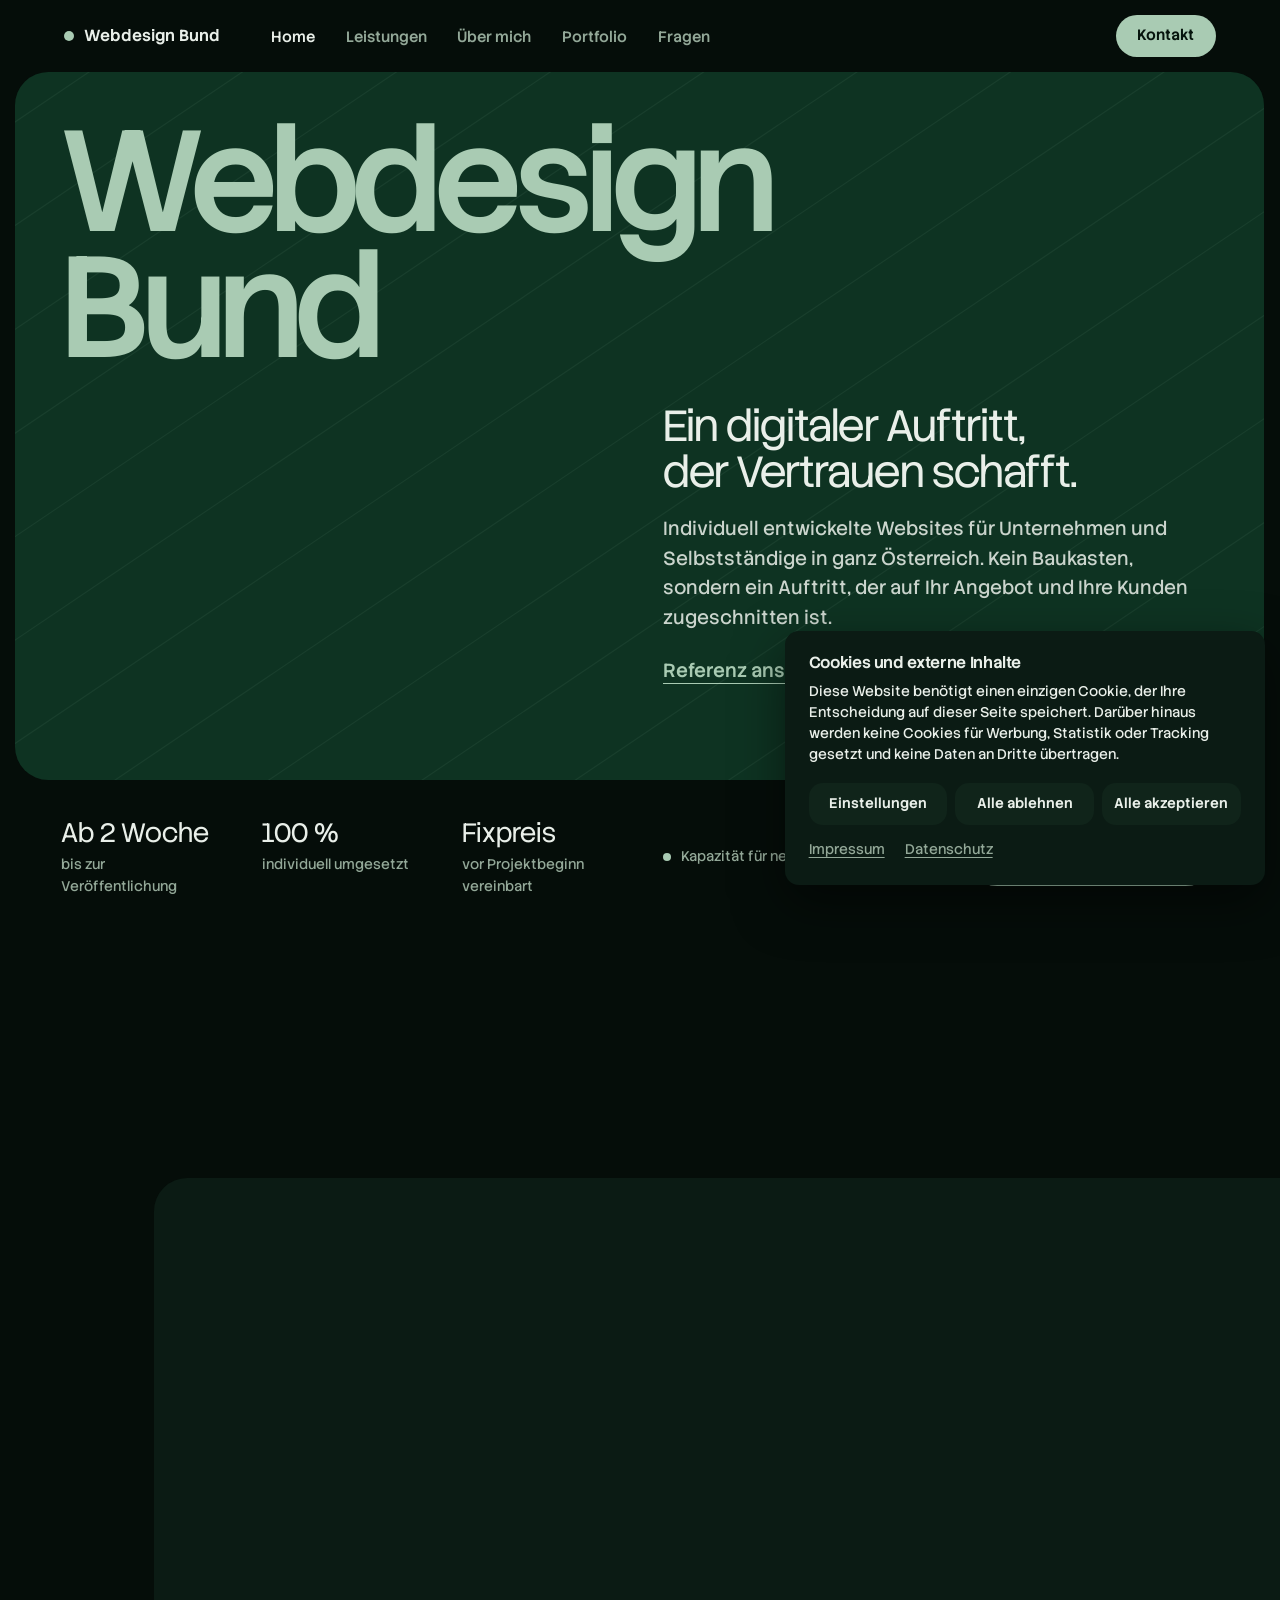
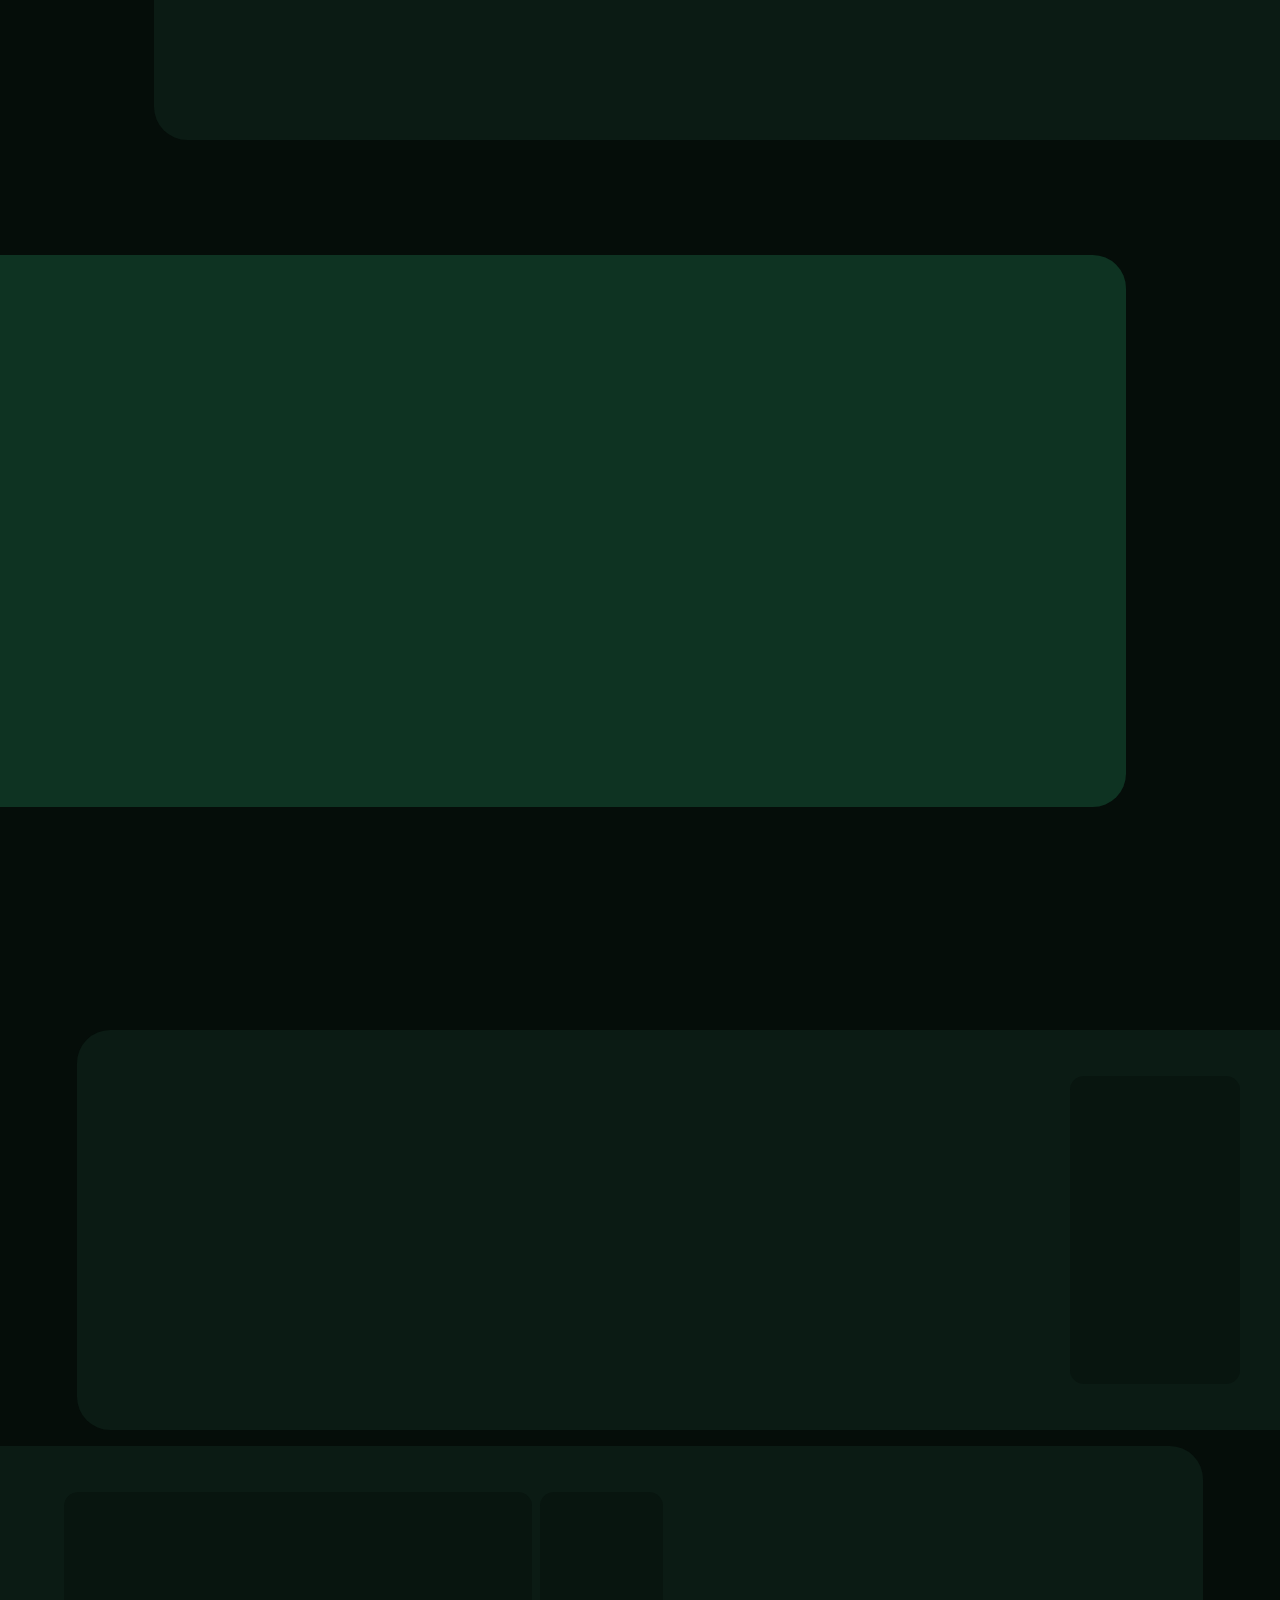
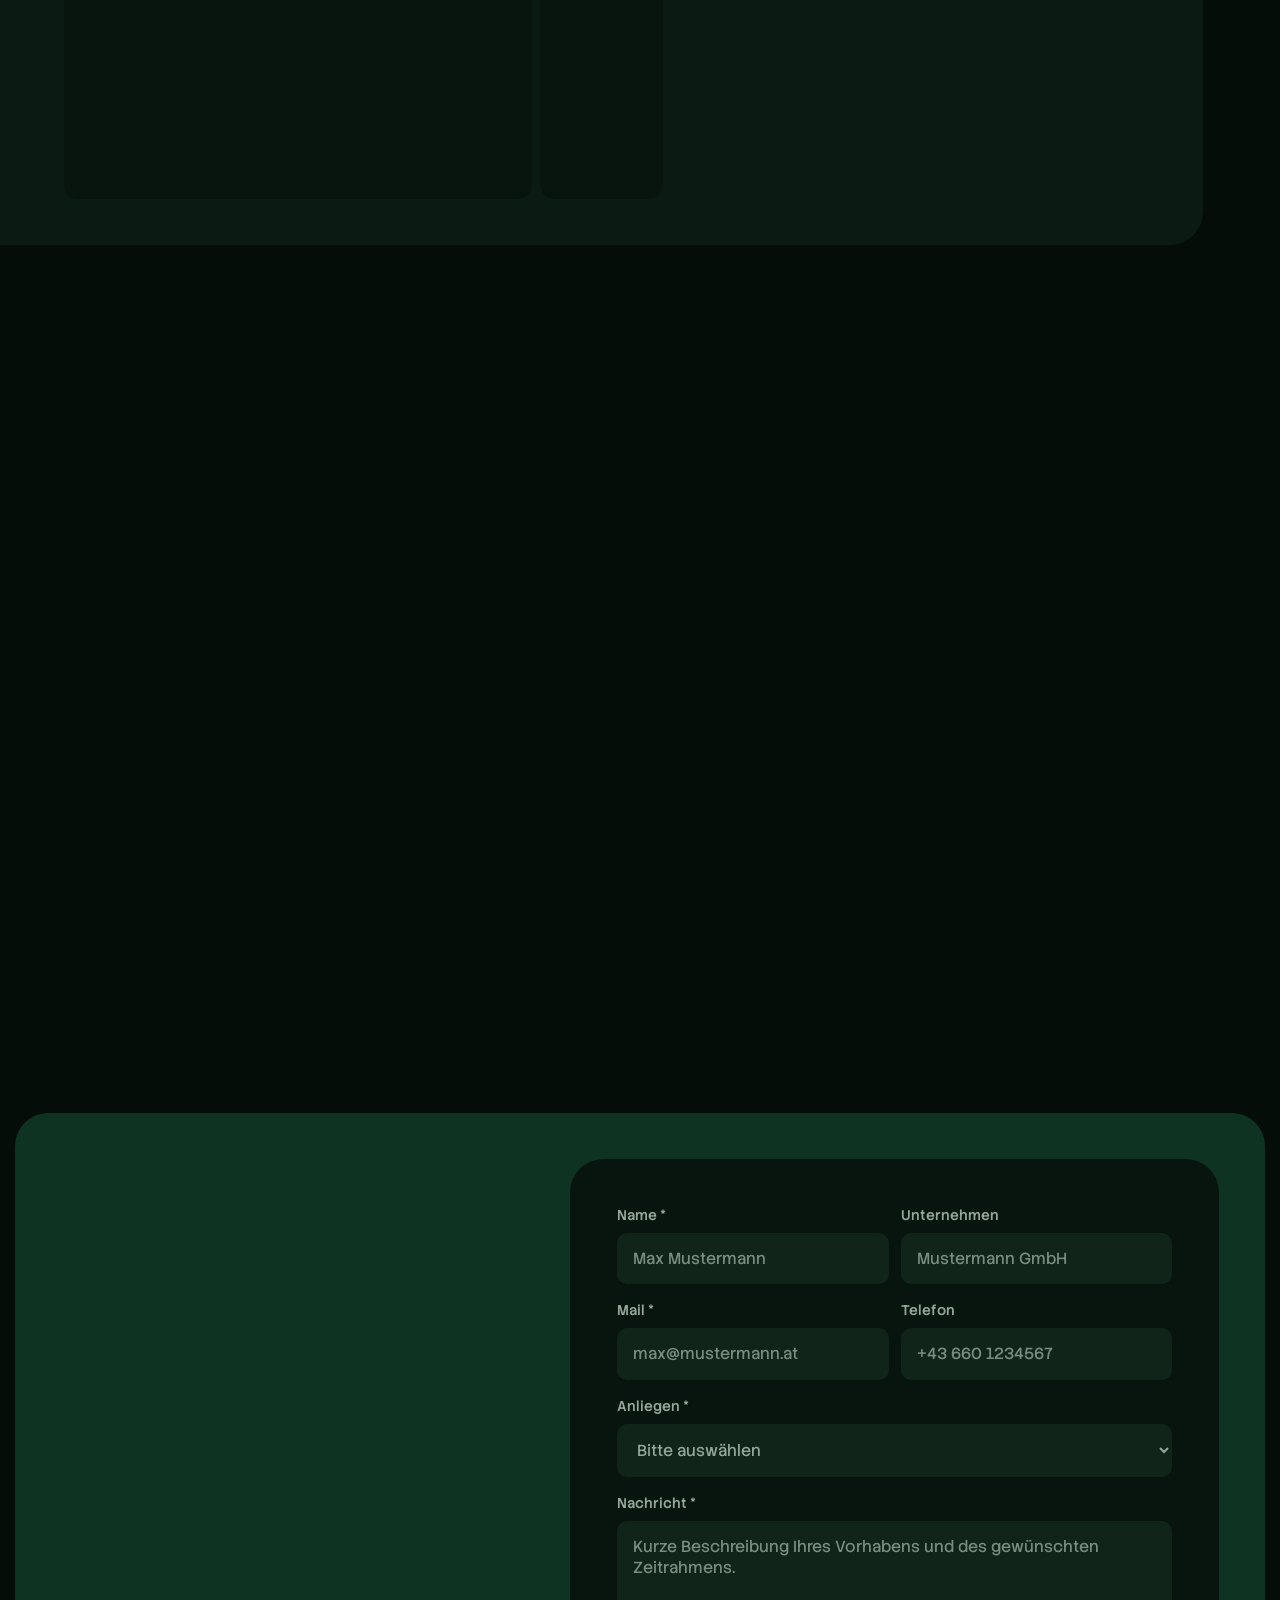
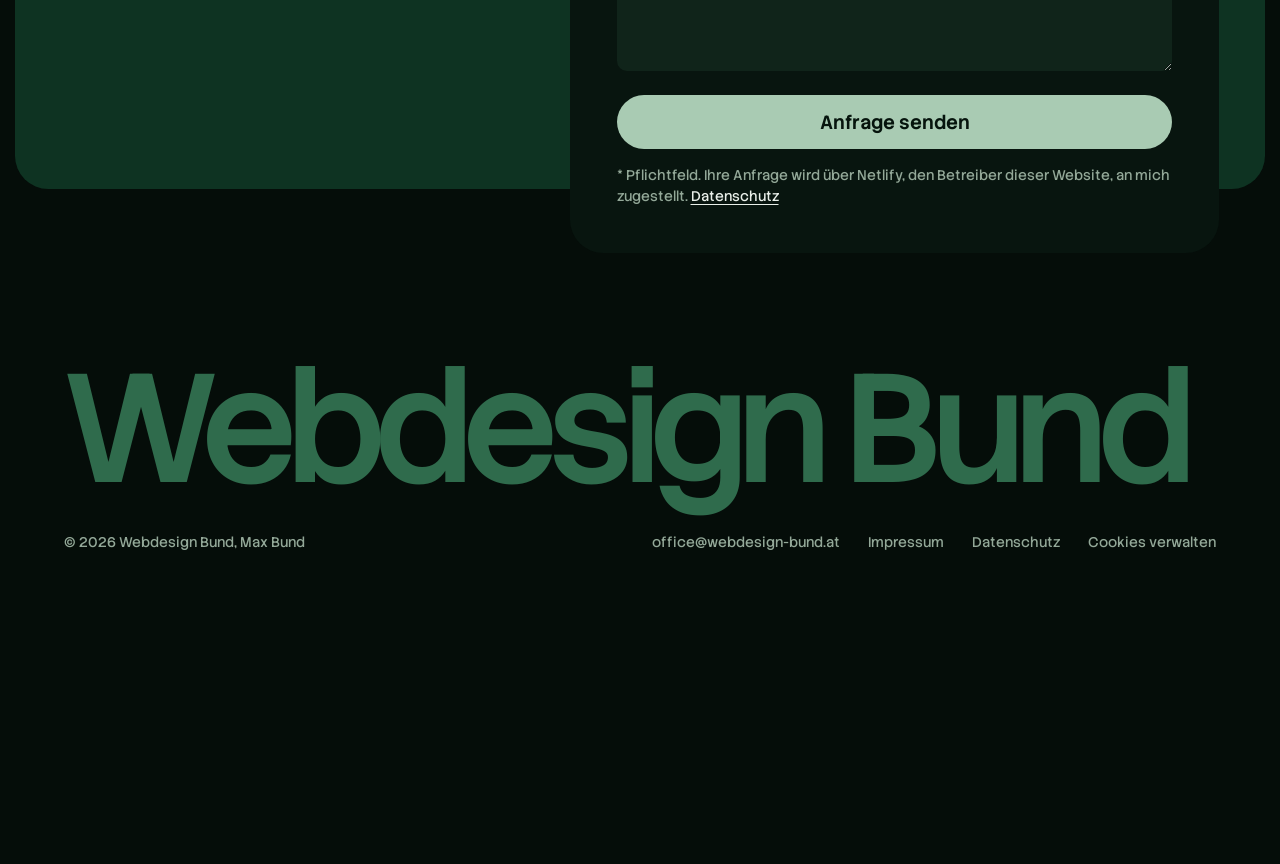
<file: index.html>
<!DOCTYPE html>
<html lang="de-AT">
<head>
  <meta charset="UTF-8">
  <meta name="viewport" content="width=device-width, initial-scale=1.0">

  <!-- Content Security Policy: die Seite darf ausschliesslich Dateien von sich
       selbst laden. Sollte jemals fremder Code ins HTML gelangen, kann er weder
       ein Skript von aussen nachladen noch Daten irgendwohin senden.
       Die Seite hat bewusst keine externen Abhaengigkeiten, deshalb ist 'self'
       ueberall ausreichend. -->
  <meta http-equiv="Content-Security-Policy" content="default-src 'none'; script-src 'self'; style-src 'self'; font-src 'self'; img-src 'self'; connect-src 'self'; base-uri 'none'; form-action 'self'">
  <meta name="referrer" content="strict-origin-when-cross-origin">

  <title>Webdesign Bund: Websites, WordPress und Onlineshops in Österreich</title>
  <meta name="description" content="Websites, WordPress und Onlineshops für Unternehmen und Selbstständige in ganz Österreich. Individuell entwickelt, Fixpreis vor Projektbeginn, Erstgespräch kostenlos.">
  <meta name="author" content="Max Bund">
  <meta name="robots" content="index, follow, max-image-preview:large">
  <link rel="canonical" href="https://webdesign-bund.at/">

  <!-- Vorschau beim Teilen (WhatsApp, Facebook, LinkedIn) und in
       Suchergebnissen. Das Bild liegt unter assets/img/og-bild.jpg. -->
  <meta property="og:type" content="website">
  <meta property="og:locale" content="de_AT">
  <meta property="og:site_name" content="Webdesign Bund">
  <meta property="og:url" content="https://webdesign-bund.at/">
  <meta property="og:title" content="Webdesign Bund: Websites, WordPress und Onlineshops in Österreich">
  <meta property="og:description" content="Individuell entwickelte Websites für Unternehmen und Selbstständige. Konzeption, Gestaltung und Umsetzung aus einer Hand.">
  <meta property="og:image" content="https://webdesign-bund.at/assets/img/og-bild.jpg">
  <meta property="og:image:width" content="1200">
  <meta property="og:image:height" content="630">
  <meta property="og:image:alt" content="Webdesign Bund: Ein digitaler Auftritt, der Vertrauen schafft.">
  <meta name="twitter:card" content="summary_large_image">
  <meta name="theme-color" content="#050D09">

  <link rel="icon" href="assets/img/favicon.svg" type="image/svg+xml">
  <link rel="icon" href="assets/img/favicon-32.png" sizes="32x32" type="image/png">
  <link rel="apple-touch-icon" href="assets/img/apple-touch-icon.png">

  <!-- Strukturierte Daten fuer Suchmaschinen und KI-Assistenten (schema.org,
       JSON-LD). Das ist ein reiner Datenblock, kein ausfuehrbares Skript,
       deshalb greift die Content Security Policy hier nicht. Die Mailadresse
       steht bewusst nicht drin, sie bleibt auf dieser Seite verschleiert.
       Aendern sich Leistungen, Telefon oder Adresse, hier mitaendern. -->
  <script type="application/ld+json">
  {
    "@context": "https://schema.org",
    "@graph": [
      {
        "@type": "ProfessionalService",
        "@id": "https://webdesign-bund.at/#unternehmen",
        "name": "Webdesign Bund",
        "url": "https://webdesign-bund.at/",
        "image": "https://webdesign-bund.at/assets/img/og-bild.jpg",
        "logo": "https://webdesign-bund.at/assets/img/apple-touch-icon.png",
        "description": "Webdesign Bund entwickelt individuelle Websites, WordPress Websites und Onlineshops für kleine Unternehmen und Selbstständige in ganz Österreich. Fixpreis vor Projektbeginn, kostenloses Erstgespräch, Konzeption, Gestaltung, Umsetzung und Betreuung aus einer Hand.",
        "telephone": "+43 664 3988466",
        "address": {
          "@type": "PostalAddress",
          "streetAddress": "Alfred-Coßmann-Weg 8a",
          "postalCode": "8530",
          "addressLocality": "Deutschlandsberg",
          "addressRegion": "Steiermark",
          "addressCountry": "AT"
        },
        "areaServed": {
          "@type": "Country",
          "name": "Österreich"
        },
        "knowsLanguage": "de",
        "founder": {
          "@id": "https://webdesign-bund.at/#max-bund"
        },
        "hasOfferCatalog": {
          "@type": "OfferCatalog",
          "name": "Leistungen",
          "itemListElement": [
            {
              "@type": "Offer",
              "itemOffered": {
                "@type": "Service",
                "name": "Webdesign",
                "description": "Ein vollständiger Webauftritt, von der Struktur über die Gestaltung bis zum Text. Individuell entwickelt, kein Baukasten.",
                "provider": {
                  "@id": "https://webdesign-bund.at/#unternehmen"
                },
                "areaServed": {
                  "@type": "Country",
                  "name": "Österreich"
                }
              }
            },
            {
              "@type": "Offer",
              "itemOffered": {
                "@type": "Service",
                "name": "Redesign",
                "description": "Überarbeitung bestehender Websites, die veraltet wirken oder am Smartphone nicht mehr funktionieren. Vorhandene Inhalte werden übernommen.",
                "provider": {
                  "@id": "https://webdesign-bund.at/#unternehmen"
                },
                "areaServed": {
                  "@type": "Country",
                  "name": "Österreich"
                }
              }
            },
            {
              "@type": "Offer",
              "itemOffered": {
                "@type": "Service",
                "name": "WordPress",
                "description": "Websites mit Verwaltungsbereich, über den Sie Inhalte selbst bearbeiten.",
                "provider": {
                  "@id": "https://webdesign-bund.at/#unternehmen"
                },
                "areaServed": {
                  "@type": "Country",
                  "name": "Österreich"
                }
              }
            },
            {
              "@type": "Offer",
              "itemOffered": {
                "@type": "Service",
                "name": "Onlineshops",
                "description": "Umsetzung von Onlineshops mit WordPress und WooCommerce: Produktdarstellung, Warenkorb und Bezahlvorgang.",
                "provider": {
                  "@id": "https://webdesign-bund.at/#unternehmen"
                },
                "areaServed": {
                  "@type": "Country",
                  "name": "Österreich"
                }
              }
            },
            {
              "@type": "Offer",
              "itemOffered": {
                "@type": "Service",
                "name": "Hosting und Domains",
                "description": "Veröffentlichung, Domain und Verschlüsselung sowie die Einrichtung von Mailkonten und Weiterleitungen.",
                "provider": {
                  "@id": "https://webdesign-bund.at/#unternehmen"
                },
                "areaServed": {
                  "@type": "Country",
                  "name": "Österreich"
                }
              }
            },
            {
              "@type": "Offer",
              "itemOffered": {
                "@type": "Service",
                "name": "Wartung und Betreuung",
                "description": "Aktualisierungen, Sicherheitsupdates und Erweiterungen nach der Veröffentlichung.",
                "provider": {
                  "@id": "https://webdesign-bund.at/#unternehmen"
                },
                "areaServed": {
                  "@type": "Country",
                  "name": "Österreich"
                }
              }
            }
          ]
        }
      },
      {
        "@type": "Person",
        "@id": "https://webdesign-bund.at/#max-bund",
        "name": "Max Bund",
        "jobTitle": "Webdesigner",
        "worksFor": {
          "@id": "https://webdesign-bund.at/#unternehmen"
        },
        "url": "https://webdesign-bund.at/#ueber-mich"
      },
      {
        "@type": "WebSite",
        "@id": "https://webdesign-bund.at/#website",
        "url": "https://webdesign-bund.at/",
        "name": "Webdesign Bund",
        "inLanguage": "de-AT",
        "publisher": {
          "@id": "https://webdesign-bund.at/#unternehmen"
        }
      },
      {
        "@type": "CreativeWork",
        "@id": "https://webdesign-bund.at/#referenz-bioenergetik",
        "name": "Bioenergetik mq5",
        "url": "https://bioenergetik-mq5.at",
        "description": "Vollständiges Redesign der Website einer Praxis für Humanenergetik.",
        "creator": {
          "@id": "https://webdesign-bund.at/#unternehmen"
        },
        "dateCreated": "2026"
      },
      {
        "@type": "CreativeWork",
        "@id": "https://webdesign-bund.at/#referenz-bekoela",
        "name": "bekoela Konfigurator",
        "url": "https://bekoela.com",
        "description": "Produktkonfigurator für Betten nach Maß: Auswahl in mehreren Schritten, Ansicht mit Maßen, Gesamtpreis aktualisiert sich mit jeder Auswahl.",
        "creator": {
          "@id": "https://webdesign-bund.at/#unternehmen"
        },
        "dateCreated": "2026"
      },
      {
        "@type": "FAQPage",
        "@id": "https://webdesign-bund.at/#fragen",
        "inLanguage": "de-AT",
        "mainEntity": [
          {
            "@type": "Question",
            "name": "Was kostet eine Website?",
            "acceptedAnswer": {
              "@type": "Answer",
              "text": "Der Preis richtet sich nach Umfang und Technik. Nach dem kostenlosen Erstgespräch erhalten Sie ein schriftliches Angebot mit Fixpreis. Die Umsetzung beginnt erst nach Ihrer Freigabe, nachträgliche Kosten entstehen nur für Leistungen, die Sie zusätzlich beauftragen."
            }
          },
          {
            "@type": "Question",
            "name": "Wie lange dauert es bis zur Veröffentlichung?",
            "acceptedAnswer": {
              "@type": "Answer",
              "text": "Eine schlanke Website ist ab zwei Wochen veröffentlicht. WordPress Websites und Onlineshops benötigen je nach Umfang länger. Der Zeitrahmen wird im Angebot festgehalten."
            }
          },
          {
            "@type": "Question",
            "name": "Brauche ich WordPress?",
            "acceptedAnswer": {
              "@type": "Answer",
              "text": "Nur, wenn Sie Inhalte regelmäßig selbst bearbeiten möchten, etwa für Neuigkeiten, einen Blog oder einen Onlineshop. Ändern sich Inhalte selten, ist eine statische Website die bessere Wahl: sehr schnelle Ladezeiten, kein Wartungsaufwand und keine laufenden Systemkosten."
            }
          },
          {
            "@type": "Question",
            "name": "Warum kein Baukasten wie Wix oder Jimdo?",
            "acceptedAnswer": {
              "@type": "Answer",
              "text": "Bei einem Baukasten ist Ihre Seite auf das begrenzt, was der Anbieter vorsieht, und die Daten liegen dauerhaft bei einem fremden System. Eine individuell entwickelte Website gehört Ihnen und lässt sich ohne diese Grenzen erweitern."
            }
          },
          {
            "@type": "Question",
            "name": "Übernehmen Sie auch Domain, Hosting und Mailkonten?",
            "acceptedAnswer": {
              "@type": "Answer",
              "text": "Ja. Veröffentlichung, Domain und Verschlüsselung übernehme ich, ebenso die Einrichtung von Mailkonten und Weiterleitungen."
            }
          },
          {
            "@type": "Question",
            "name": "Was passiert nach der Veröffentlichung?",
            "acceptedAnswer": {
              "@type": "Answer",
              "text": "Auf Wunsch betreue ich die Website weiter: Aktualisierungen, Sicherheitsupdates, Erweiterungen und technische Fragen. Bei einem Verwaltungsbereich erhalten Sie Zugänge und eine kurze Anleitung."
            }
          },
          {
            "@type": "Question",
            "name": "Arbeiten Sie nur mit Unternehmen aus der Region?",
            "acceptedAnswer": {
              "@type": "Answer",
              "text": "Nein. Ich arbeite für Unternehmen und Selbstständige aller Branchen in ganz Österreich. Die Abstimmung erfolgt per Telefon oder Mail."
            }
          }
        ]
      }
    ]
  }
  </script>


  <!-- Schriften lokal, keine Verbindung zu Google -->
  <link rel="preload" href="assets/fonts/stack-sans-headline-latin.woff2" as="font" type="font/woff2" crossorigin>
  <link rel="preload" href="assets/fonts/stack-sans-text-latin.woff2" as="font" type="font/woff2" crossorigin>
  <link rel="stylesheet" href="css/fonts.css">
  <link rel="stylesheet" href="css/style.css">
  <!-- Ohne JavaScript blieben die Einblend-Elemente unsichtbar.
       Diese Datei macht sie sofort sichtbar. -->
  <noscript><link rel="stylesheet" href="css/nojs.css"></noscript>
</head>
<body>

  <a class="skip-link" href="#hero">Zum Inhalt springen</a>

  <!-- ===== NAVIGATION =====
       Schlichte Leiste auf dem Grund: Logo, Links, Kontakt. Bleibt beim
       Scrollen oben. -->
  <header class="site-header" id="siteHeader">
    <div class="nav">
      <a class="logo" href="#hero">
        <span class="logo-dot" aria-hidden="true"></span>
        Webdesign Bund
      </a>

      <button class="nav-toggle" id="navToggle" aria-expanded="false" aria-controls="navList" aria-label="Menü öffnen">
        <span aria-hidden="true"></span>
      </button>

      <ul class="nav-list" id="navList">
        <li><a href="#hero">Home</a></li>
        <li><a href="#leistungen">Leistungen</a></li>
        <li><a href="#ueber-mich">Über mich</a></li>
        <li><a href="#portfolio">Portfolio</a></li>
        <li><a href="#fragen">Fragen</a></li>
        <li class="nav-cta-item"><a class="nav-cta" href="#kontakt">Kontakt</a></li>
      </ul>
    </div>
  </header>

  <main>
    <!-- ===== HERO =====
         Ein grosses Feld in Flaschengruen mit dem Namen und der Aussage,
         im Hintergrund ein dezentes Muster aus weiten, schraegen Linien
         (css/style.css, .hero-feld::before). Darunter auf dem Grund die drei Fakten; die Handlung
         in Salbeigruen greift von unten in das Feld hinein. Keine Bilder. -->
    <section class="hero" id="hero">
      <div class="hero-feld">

        <p class="name-gross" aria-hidden="true">Webdesign<br>Bund</p>

        <div class="hero-aussage">
          <h1>Ein digitaler Auftritt, der Vertrauen schafft.</h1>
          <p class="hero-sub">
            Individuell entwickelte Websites für Unternehmen und
            Selbstständige in ganz Österreich. Kein Baukasten, sondern ein Auftritt, der auf Ihr
            Angebot und Ihre Kunden zugeschnitten ist.
          </p>
          <a class="text-link" href="#portfolio">Referenz ansehen</a>
        </div>
      </div>

      <div class="hero-unten">
        <dl class="hero-fakten">
          <div>
            <dt>Ab 2 Woche</dt>
            <dd>bis zur Veröffentlichung</dd>
          </div>
          <div>
            <dt>100 %</dt>
            <dd>individuell umgesetzt</dd>
          </div>
          <div>
            <dt>Fixpreis</dt>
            <dd>vor Projektbeginn vereinbart</dd>
          </div>
        </dl>

        <p class="status">
          <span class="dot" aria-hidden="true"></span>
          Kapazität für neue Projekte
        </p>

        <a class="hero-aktion" href="#kontakt">
          <span>Erstgespräch vereinbaren</span>
          <svg class="pfeil" viewBox="0 0 24 24" fill="none" stroke="currentColor" stroke-width="1.8" stroke-linecap="round" stroke-linejoin="round" aria-hidden="true" focusable="false"><path d="M4 12h16M14 6l6 6-6 6"/></svg>
        </a>
      </div>
    </section>

    <!-- ===== LEISTUNGEN =====
         Die Ueberschrift frei auf dem Grund, die zweite Zeile nach rechts
         versetzt. Darunter ein dunkles Feld, das bis an den rechten Rand
         laeuft, mit den sechs Leistungen ohne eigene Kacheln. -->
    <section id="leistungen">
      <h2 class="leistungen-titel reveal">
        <span>Von der Konzeption bis</span>
        <span>zur Veröffentlichung</span>
      </h2>

      <div class="leistungen-feld">
        <article class="leistung reveal">
          <h3>Webdesign</h3>
          <p>
            Ein vollständiger Webauftritt, von der Struktur über die
            Gestaltung bis zum Text. Individuell entwickelt, kein Baukasten.
          </p>
        </article>

        <article class="leistung reveal">
          <h3>Redesign</h3>
          <p>
            Überarbeitung bestehender Websites, die veraltet wirken oder am
            Smartphone nicht mehr funktionieren. Vorhandene Inhalte werden
            übernommen.
          </p>
        </article>

        <article class="leistung reveal">
          <h3>WordPress</h3>
          <p>
            Websites mit Verwaltungsbereich, über den Sie Inhalte selbst
            bearbeiten. Für Blogs, regelmäßige Neuigkeiten oder mehrere
            Personen, die Inhalte pflegen.
          </p>
        </article>

        <article class="leistung reveal">
          <h3>Onlineshops</h3>
          <p>
            Umsetzung von Onlineshops mit WordPress und WooCommerce.
            Produktdarstellung, Warenkorb und Bezahlvorgang, auf Ihr
            Sortiment abgestimmt.
          </p>
        </article>

        <article class="leistung reveal">
          <h3>Hosting und Domains</h3>
          <p>
            Veröffentlichung, Domain und Verschlüsselung übernehme ich.
            Dazu die Einrichtung von Mailkonten und Weiterleitungen.
          </p>
        </article>

        <article class="leistung reveal">
          <h3>Wartung und Betreuung</h3>
          <p>
            Aktualisierungen, Sicherheitsupdates und Erweiterungen nach der
            Veröffentlichung. Technische Fragen werden laufend betreut.
          </p>
        </article>
      </div>
    </section>

    <!-- ===== ÜBER MICH =====
         Ein Feld in Flaschengruen, das vom linken Rand kommt. Name links,
         die vier Absaetze rechts. Alle Absaetze gleich in Farbe und Groesse. -->
    <section id="ueber-mich">
      <div class="about-feld">
        <h2 class="reveal">Max Bund</h2>
        <div class="about-text">
          <p class="reveal">
            Unternehmerisch bin ich, seit ich in der Schulzeit mein erstes
            Unternehmen im Rahmen eines Schulprojekts als CEO geführt habe.
            Wir haben es profitabel betrieben, nicht als Planspiel, sondern
            mit echten Kunden und echten Margen. Der technische Teil begleitet
            mich noch länger. Erste Berührung mit dem Programmieren hatte ich
            in der Mittelschule, darauf aufgebaut habe ich eigenständig und
            bringe mir seither laufend neue Techniken bei.
          </p>
          <p class="reveal">
            Weil ich selbst Unternehmen aufgebaut habe, weiß ich, wie viel an
            einer guten Website hängt. Deshalb baue ich sie jetzt für andere.
          </p>
          <p class="reveal">
            Neue Werkzeuge nehme ich in Betrieb, sobald sie einen Vorteil
            bringen. Künstliche Intelligenz setze ich beim Aufbau gezielt ein,
            das senkt Entwicklungszeit und damit den Preis. Gestaltung,
            Struktur und alle inhaltlichen Entscheidungen treffe ich selbst.
          </p>
          <p class="reveal">
            Vom ersten Gespräch bis zum Launch bin ich selbst verantwortlich,
            kein Projekt wird durchgereicht.
          </p>
        </div>
      </div>
    </section>

    <!-- ===== PORTFOLIO =====
         Je Arbeit ein dunkles Feld, abwechselnd an den rechten und den
         linken Rand gelehnt. Darin Name und Beschreibung und je zwei
         Bildschirmfotos: Desktop und Smartphone. -->
    <section id="portfolio">
      <h2 class="portfolio-titel reveal">Ausgewählte Arbeiten</h2>

      <article class="projekt">
        <div class="projekt-info reveal">
          <p class="project-meta">
            <span>Redesign</span>
            <span>Humanenergetik</span>
            <span>Launch 2026</span>
          </p>
          <h3>Bioenergetik mq5</h3>
          <p>
            Vollständiges Redesign für eine Praxis für Humanenergetik,
            verantwortet von der Konzeption über Struktur und Text bis zur
            Veröffentlichung. Zurückhaltende Farbgebung, eine klar geführte
            Strecke zur Terminanfrage und eine Darstellung, die auf dem
            Smartphone ebenso trägt wie am Desktop.
          </p>
          <!-- EINZIGE STELLE FUER DIE ADRESSE DER KUNDENSEITE. -->
          <a class="text-link" id="projektLink"
             href="https://bioenergetik-mq5.at"
             target="_blank" rel="noopener">
            Projekt ansehen &rarr;
          </a>
        </div>

        <div class="streifen-bilder" tabindex="0" aria-label="Bioenergetik mq5, Bildschirmfotos">
          <figure class="streifen-bild verschluss" id="portfolioRahmen">
            <img id="projektBild" src="assets/img/bioenergetikmq5.jpg"
                 alt="Startseite von Bioenergetik mq5, Bildschirmfoto der veröffentlichten Seite"
                 width="1600" height="1090" loading="lazy" decoding="async">
            <div class="embed-platzhalter" id="embedPlatzhalter" hidden>
              <span>Bioenergetik mq5</span>
              <small>
                Praxis für Humanenergetik. Das Bildschirmfoto fehlt noch,
                die Seite selbst erreichen Sie über den Link daneben.
              </small>
            </div>
          </figure>
          <figure class="streifen-bild">
            <img src="assets/img/bioenergetikmq5-mobil.jpg"
                 alt="Startseite von Bioenergetik mq5 auf dem Smartphone"
                 width="900" height="1684" loading="lazy" decoding="async">
          </figure>
        </div>
      </article>

      <article class="projekt projekt-links">
        <div class="projekt-info reveal">
          <p class="project-meta">
            <span>Konfigurator</span>
            <span>Möbel</span>
            <span>2026</span>
          </p>
          <h3>bekoela Konfigurator</h3>
          <p>
            Produktkonfigurator für Betten nach Maß. Modell, Bett, Material,
            Größe und Matratze werden Schritt für Schritt gewählt, die
            Ansicht zeigt das Bett mit seinen Maßen, und der Gesamtpreis
            aktualisiert sich mit jeder Auswahl.
          </p>
          <a class="text-link"
             href="https://bekoela.com"
             target="_blank" rel="noopener">
            Projekt ansehen &rarr;
          </a>
        </div>

        <div class="streifen-bilder" tabindex="0" aria-label="bekoela Konfigurator, Bildschirmfotos">
          <figure class="streifen-bild">
            <img src="assets/img/bekoela-konfigurator.jpg"
                 alt="Konfigurator von bekoela: Bett Aurelia in 180 mal 200 Zentimetern mit Maßangaben, daneben die Modellauswahl und der Gesamtpreis"
                 width="1600" height="1034" loading="lazy" decoding="async">
          </figure>
          <figure class="streifen-bild">
            <img src="assets/img/bekoela-konfigurator-mobil.jpg"
                 alt="bekoela Konfigurator auf dem Smartphone: Bett Elara in Nussbaum, Auswahl von Holzdekor und Innenleben, Gesamtpreis"
                 width="900" height="1690" loading="lazy" decoding="async">
          </figure>
        </div>
      </article>
    </section>

    <!-- ===== FRAGEN =====
         Die Ueberschrift links, die Fragen rechts als offene Liste ohne
         Kacheln. Eine geoeffnete Frage bekommt eine weiche Flaeche.
         details/summary, oeffnet und schliesst ohne JavaScript;
         name="fragen" haelt immer nur eine offen. Derselbe Inhalt steht als
         FAQPage in den strukturierten Daten im Kopf, beides gemeinsam
         aendern. -->
    <section id="fragen">
      <div class="fragen">
        <h2 class="fragen-titel reveal">Häufige Fragen</h2>

        <div class="faq">
          <details class="faq-eintrag reveal" name="fragen">
            <summary>Was kostet eine Website?</summary>
            <p>Der Preis richtet sich nach Umfang und Technik. Nach dem kostenlosen Erstgespräch erhalten Sie ein schriftliches Angebot mit Fixpreis. Die Umsetzung beginnt erst nach Ihrer Freigabe, nachträgliche Kosten entstehen nur für Leistungen, die Sie zusätzlich beauftragen.</p>
          </details>
          <details class="faq-eintrag reveal" name="fragen">
            <summary>Wie lange dauert es bis zur Veröffentlichung?</summary>
            <p>Eine schlanke Website ist ab zwei Wochen veröffentlicht. WordPress Websites und Onlineshops benötigen je nach Umfang länger. Der Zeitrahmen wird im Angebot festgehalten.</p>
          </details>
          <details class="faq-eintrag reveal" name="fragen">
            <summary>Brauche ich WordPress?</summary>
            <p>Nur, wenn Sie Inhalte regelmäßig selbst bearbeiten möchten, etwa für Neuigkeiten, einen Blog oder einen Onlineshop. Ändern sich Inhalte selten, ist eine statische Website die bessere Wahl: sehr schnelle Ladezeiten, kein Wartungsaufwand und keine laufenden Systemkosten.</p>
          </details>
          <details class="faq-eintrag reveal" name="fragen">
            <summary>Warum kein Baukasten wie Wix oder Jimdo?</summary>
            <p>Bei einem Baukasten ist Ihre Seite auf das begrenzt, was der Anbieter vorsieht, und die Daten liegen dauerhaft bei einem fremden System. Eine individuell entwickelte Website gehört Ihnen und lässt sich ohne diese Grenzen erweitern.</p>
          </details>
          <details class="faq-eintrag reveal" name="fragen">
            <summary>Übernehmen Sie auch Domain, Hosting und Mailkonten?</summary>
            <p>Ja. Veröffentlichung, Domain und Verschlüsselung übernehme ich, ebenso die Einrichtung von Mailkonten und Weiterleitungen.</p>
          </details>
          <details class="faq-eintrag reveal" name="fragen">
            <summary>Was passiert nach der Veröffentlichung?</summary>
            <p>Auf Wunsch betreue ich die Website weiter: Aktualisierungen, Sicherheitsupdates, Erweiterungen und technische Fragen. Bei einem Verwaltungsbereich erhalten Sie Zugänge und eine kurze Anleitung.</p>
          </details>
          <details class="faq-eintrag reveal" name="fragen">
            <summary>Arbeiten Sie nur mit Unternehmen aus der Region?</summary>
            <p>Nein. Ich arbeite für Unternehmen und Selbstständige aller Branchen in ganz Österreich. Die Abstimmung erfolgt per Telefon oder Mail.</p>
          </details>
        </div>
      </div>
    </section>

    <!-- ===== KONTAKT =====
         Ein grosses Feld in Flaschengruen. Links Ueberschrift, Text und die
         zwei direkten Wege, rechts das Formular auf einer dunkleren Flaeche,
         die ueber den Rand des Feldes hinausragt. -->
    <section id="kontakt">
      <div class="kontakt-feld">
        <div class="contact-intro">
          <h2 class="reveal">Sprechen wir über Ihr Vorhaben</h2>
          <p class="reveal">
            Das Erstgespräch ist kostenlos und unverbindlich. Schildern Sie
            kurz Ihr Vorhaben, ich antworte in der Regel innerhalb eines
            Werktags.
          </p>

          <!-- Die Adresse steht absichtlich nicht komplett im HTML.
               js/script.js setzt sie beim Laden zusammen, damit einfache
               Spam-Sammler sie nicht auslesen koennen. Ohne JavaScript
               bleibt die lesbare Schreibweise mit (at) stehen. -->
          <div class="kontakt-wege reveal">
            <a href="#kontakt" data-mail="office" data-domain="webdesign-bund.at">
              <span class="mail-text">office (at) webdesign-bund.at</span>
            </a>
            <a href="tel:+436643988466">+43 664 3988466</a>
          </div>
        </div>

        <div class="kontakt-formular">
          <!-- Netlify Forms. Netlify erkennt das Formular beim Veroeffentlichen
               am Attribut data-netlify und nimmt die Eingaben entgegen, ohne
               dass die Seite einen eigenen Server braucht. Das versteckte
               Feld form-name muss den Namen des Formulars tragen, sonst
               ordnet Netlify die Sendung nicht zu.
               action und method stehen bewusst im HTML: ohne JavaScript wird
               ganz normal abgeschickt und der Besucher landet auf danke.html.
               Mit JavaScript bleibt er hier und bekommt die Rueckmeldung an
               Ort und Stelle (js/script.js, Abschnitt 6). -->
          <form id="contactForm" name="kontakt" action="/danke.html" method="POST"
                data-netlify="true" netlify-honeypot="botcheck" novalidate>
            <input type="hidden" name="form-name" value="kontakt">
            <input type="hidden" name="subject" id="mailBetreff" value="Anfrage über webdesign-bund.at">
            <div class="form-row">
              <label for="name">Name *</label>
              <input type="text" id="name" name="name" required autocomplete="name" placeholder="Max Mustermann">
            </div>

            <div class="form-row">
              <label for="betrieb">Unternehmen</label>
              <input type="text" id="betrieb" name="betrieb" autocomplete="organization" placeholder="Mustermann GmbH">
            </div>

            <div class="form-row">
              <label for="email">Mail *</label>
              <input type="email" id="email" name="email" required autocomplete="email" placeholder="max@mustermann.at">
            </div>

            <div class="form-row">
              <label for="telefon">Telefon</label>
              <input type="tel" id="telefon" name="telefon" autocomplete="tel" placeholder="+43 660 1234567">
            </div>

            <div class="form-row">
              <label for="anliegen">Anliegen *</label>
              <select id="anliegen" name="anliegen" required>
                <option value="" disabled selected>Bitte auswählen</option>
                <option>Neue Website</option>
                <option>Redesign einer bestehenden Website</option>
                <option>Laufende Betreuung</option>
                <option>Sonstiges</option>
              </select>
            </div>

            <div class="form-row">
              <label for="nachricht">Nachricht *</label>
              <textarea id="nachricht" name="nachricht" required placeholder="Kurze Beschreibung Ihres Vorhabens und des gewünschten Zeitrahmens."></textarea>
            </div>

            <!-- Bot-Falle. Ueber netlify-honeypot="botcheck" am Formular
                 verwirft Netlify jede Sendung, in der dieses Feld gesetzt
                 ist. js/script.js prueft zusaetzlich selbst. -->
            <div class="hp" aria-hidden="true">
              <label for="botcheck">Dieses Feld leer lassen</label>
              <input type="checkbox" id="botcheck" name="botcheck" tabindex="-1" autocomplete="off">
            </div>

            <button type="submit" class="btn btn-primary">Anfrage senden</button>

            <p class="form-note" id="formNote">
              * Pflichtfeld. Ihre Anfrage wird über Netlify, den Betreiber
              dieser Website, an mich zugestellt.
              <a href="datenschutz.html">Datenschutz</a>
            </p>
          </form>
        </div>
      </div>
    </section>
  </main>

  <!-- ===== FOOTER =====
       Der Name kehrt ueber die ganze Breite zurueck, darunter eine Zeile
       mit den Rechtslinks. -->
  <footer class="site-footer">
    <p class="footer-name" aria-hidden="true">Webdesign Bund</p>
    <div class="footer-zeile">
      <p class="footer-copy">&copy; <span id="jahr">2026</span> Webdesign Bund, Max Bund</p>
      <nav class="footer-links" aria-label="Rechtliches">
        <a href="#kontakt" data-mail="office" data-domain="webdesign-bund.at"><span class="mail-text">office (at) webdesign-bund.at</span></a>
        <a href="impressum.html">Impressum</a>
        <a href="datenschutz.html">Datenschutz</a>
        <button type="button" class="footer-btn" id="ccOeffnen">Cookies verwalten</button>
      </nav>
    </div>
  </footer>

  <!-- ===== ZUSTIMMUNGSMANAGER =====
       Zwei Ansichten in einem Feld unten rechts: die kurze Abfrage und die
       ausfuehrlichen Einstellungen. Das Feld sperrt die Seite nicht, sie
       bleibt lesbar, bis entschieden ist. Steuerung in js/script.js, Abschnitt 8.
       Die Kategorien sind dort als Datenstruktur hinterlegt und lassen sich
       fuer Kundenprojekte erweitern. -->
  <div class="cc-overlay" id="ccOverlay" hidden>
    <div class="cc-dialog" role="dialog" aria-modal="false"
         aria-labelledby="ccTitel" id="ccDialog">

      <h2 class="cc-titel" id="ccTitel">Cookies und externe Inhalte</h2>

      <!-- Ansicht 1: kurze Abfrage -->
      <div class="cc-view" id="ccKurz">
        <p class="cc-text">
          Diese Website benötigt einen einzigen Cookie, der Ihre Entscheidung
          auf dieser Seite speichert. Darüber hinaus werden keine Cookies für
          Werbung, Statistik oder Tracking gesetzt und keine Daten an Dritte
          übertragen.
        </p>
        <div class="cc-actions">
          <button type="button" class="cc-btn" id="ccEinstellungen">Einstellungen</button>
          <button type="button" class="cc-btn" id="ccAblehnen">Alle ablehnen</button>
          <button type="button" class="cc-btn" id="ccAnnehmen">Alle akzeptieren</button>
        </div>
      </div>

      <!-- Ansicht 2: Einstellungen, per JavaScript gefüllt -->
      <div class="cc-view" id="ccDetail" hidden>
        <div class="cc-kategorien" id="ccKategorien"></div>

        <div class="cc-actions">
          <button type="button" class="cc-btn" id="ccZurueck">Zurück</button>
          <button type="button" class="cc-btn" id="ccSpeichern">Auswahl speichern</button>
          <button type="button" class="cc-btn" id="ccAnnehmen2">Alle akzeptieren</button>
        </div>
      </div>

      <p class="cc-links">
        <a href="impressum.html">Impressum</a>
        <a href="datenschutz.html">Datenschutz</a>
      </p>
    </div>
  </div>

  <script src="js/script.js"></script>
</body>
</html>
</file>
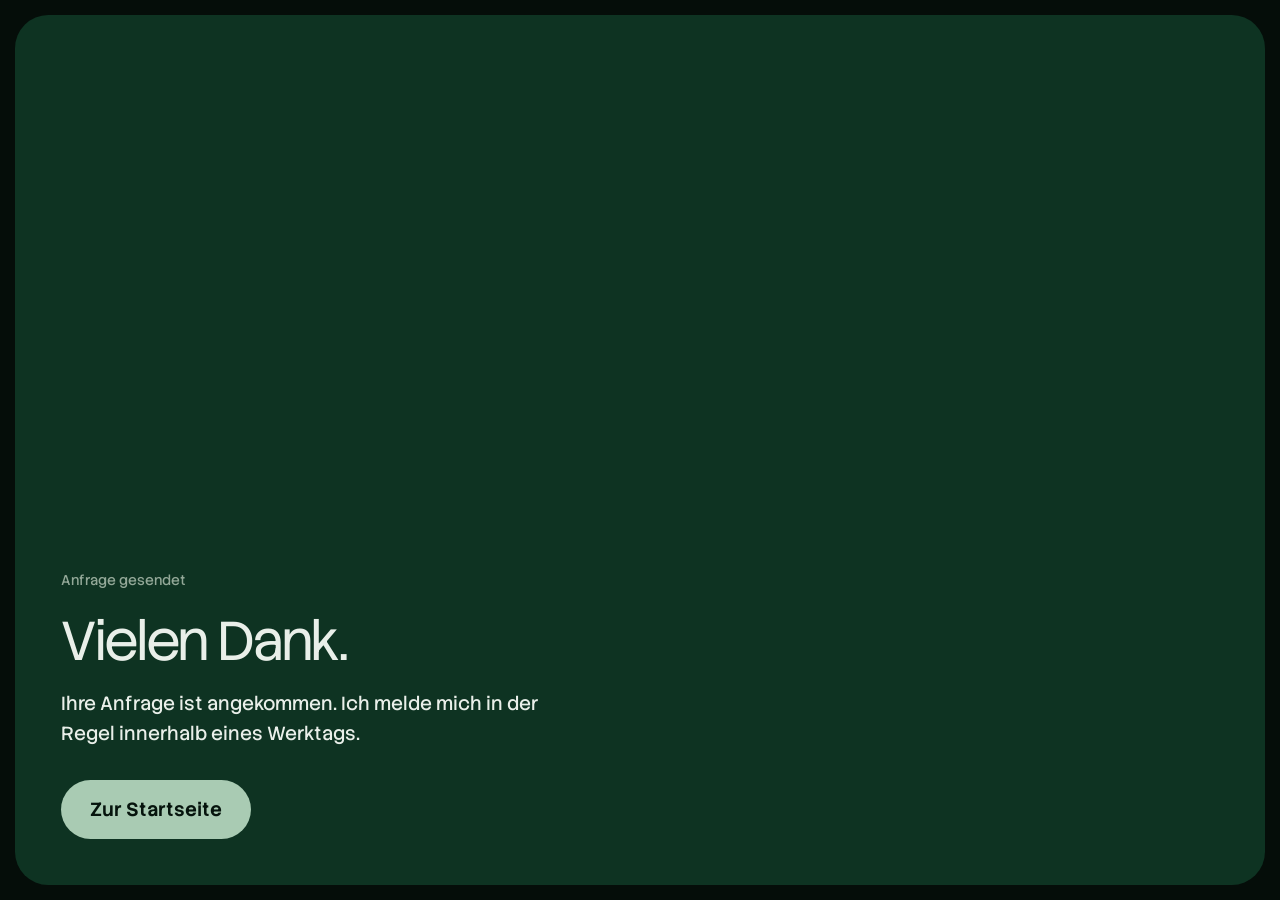
<file: danke.html>
<!DOCTYPE html>
<html lang="de">
<head>
  <meta charset="UTF-8">
  <meta name="viewport" content="width=device-width, initial-scale=1.0">

  <!-- Content Security Policy: die Seite darf ausschliesslich Dateien von sich
       selbst laden. Sollte jemals fremder Code ins HTML gelangen, kann er weder
       ein Skript von aussen nachladen noch Daten irgendwohin senden.
       Die Seite hat bewusst keine externen Abhaengigkeiten, deshalb ist 'self'
       ueberall ausreichend. -->
  <meta http-equiv="Content-Security-Policy" content="default-src 'none'; script-src 'self'; style-src 'self'; font-src 'self'; img-src 'self'; base-uri 'none'; form-action 'none'">
  <meta name="referrer" content="strict-origin-when-cross-origin">
  <title>Anfrage gesendet: Webdesign Bund</title>
  <meta name="robots" content="noindex">
  <meta name="theme-color" content="#050D09">
  <link rel="icon" href="assets/img/favicon.svg" type="image/svg+xml">
  <link rel="icon" href="assets/img/favicon-32.png" sizes="32x32" type="image/png">
  <link rel="apple-touch-icon" href="assets/img/apple-touch-icon.png">
  <!-- Schriften lokal, keine Verbindung zu Google -->
  <link rel="preload" href="assets/fonts/stack-sans-headline-latin.woff2" as="font" type="font/woff2" crossorigin>
  <link rel="preload" href="assets/fonts/stack-sans-text-latin.woff2" as="font" type="font/woff2" crossorigin>
  <link rel="stylesheet" href="css/fonts.css">
  <link rel="stylesheet" href="css/style.css">
  <!-- Ohne JavaScript blieben die Einblend-Elemente unsichtbar.
       Diese Datei macht sie sofort sichtbar. -->
  <noscript><link rel="stylesheet" href="css/nojs.css"></noscript>
</head>
<body>
  <!-- Bestaetigungsseite fuer Besucher ohne JavaScript. Mit JavaScript
       erscheint die Rueckmeldung direkt im Formular. -->
  <section class="page-404 theme-dark">
    <div class="container">
      <p class="seite-kennung">Anfrage gesendet</p>
      <h1>Vielen Dank.</h1>
      <p class="hero-sub">
        Ihre Anfrage ist angekommen. Ich melde mich in der Regel innerhalb
        eines Werktags.
      </p>
      <div class="hero-actions">
        <a class="btn btn-primary" href="/">Zur Startseite</a>
      </div>
    </div>
  </section>
  <script src="js/script.js"></script>
</body>
</html>
</file>
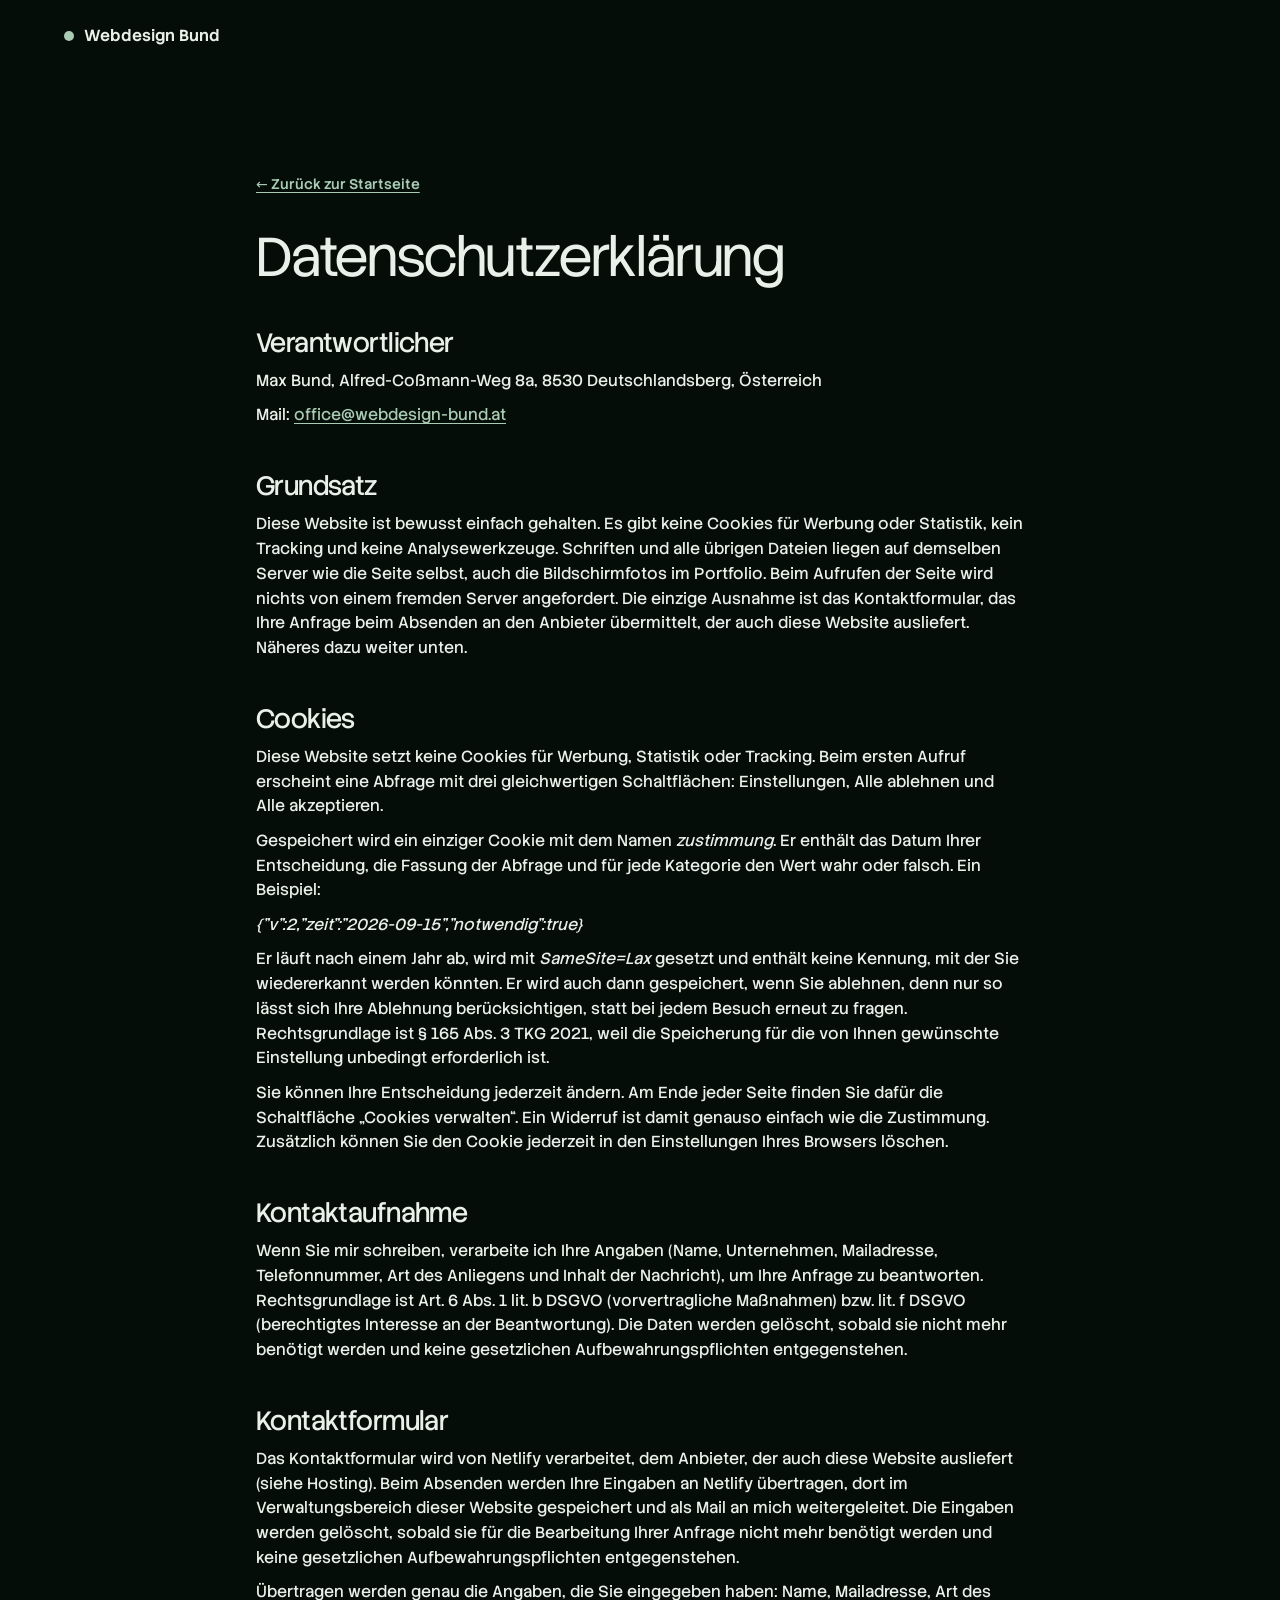
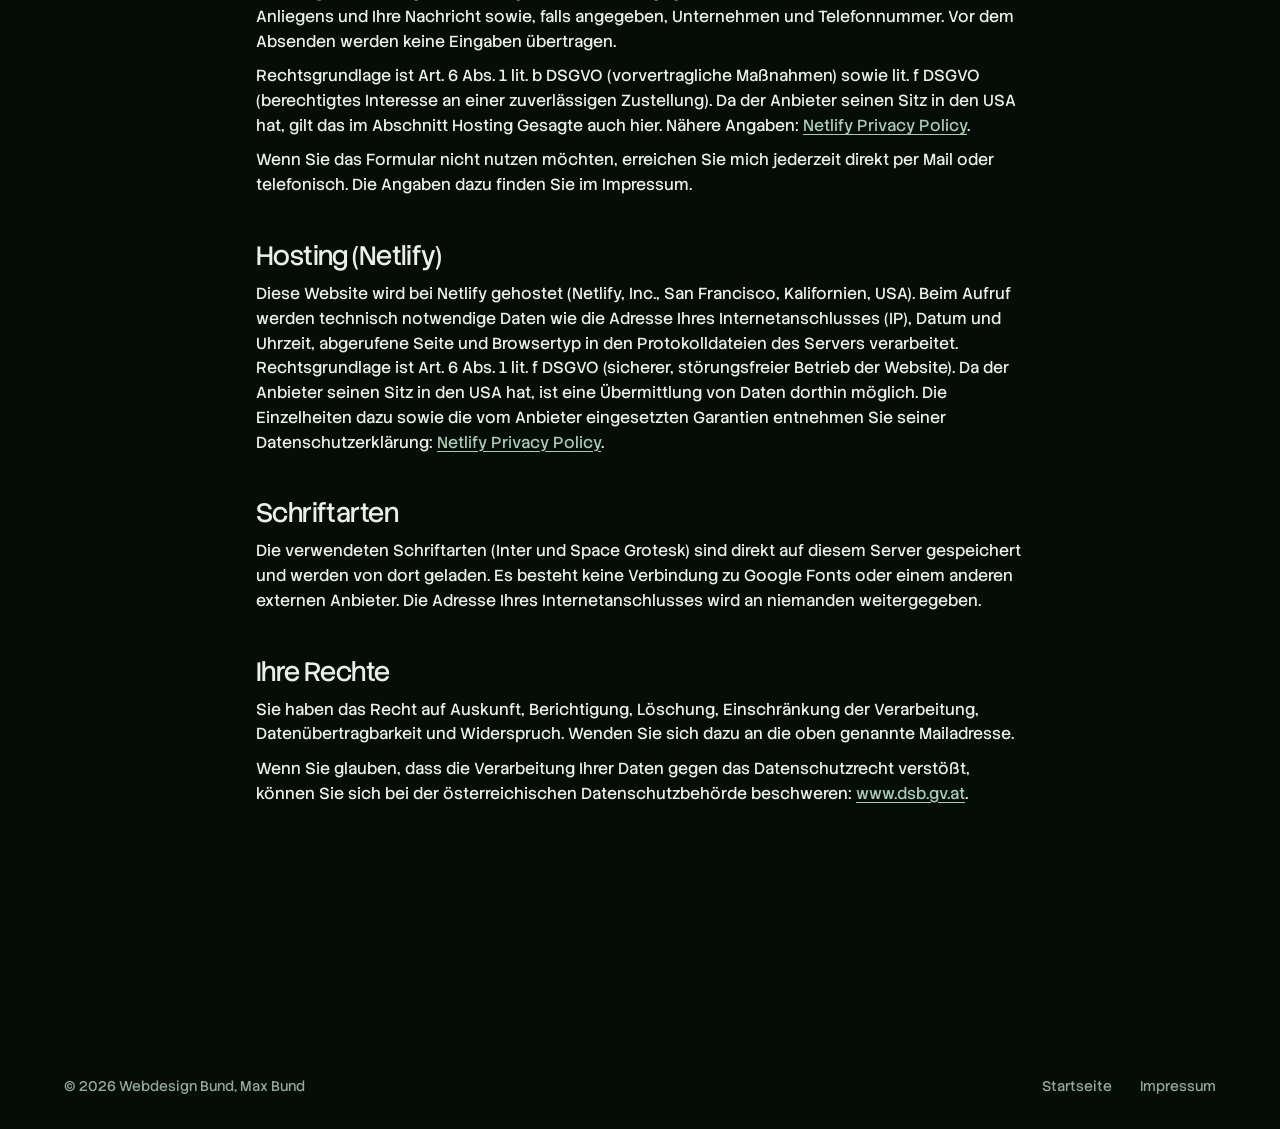
<file: datenschutz.html>
<!DOCTYPE html>
<html lang="de">
<head>
  <meta charset="UTF-8">
  <meta name="viewport" content="width=device-width, initial-scale=1.0">

  <!-- Content Security Policy: die Seite darf ausschliesslich Dateien von sich
       selbst laden. Sollte jemals fremder Code ins HTML gelangen, kann er weder
       ein Skript von aussen nachladen noch Daten irgendwohin senden.
       Die Seite hat bewusst keine externen Abhaengigkeiten, deshalb ist 'self'
       ueberall ausreichend. -->
  <meta http-equiv="Content-Security-Policy" content="default-src 'none'; script-src 'self'; style-src 'self'; font-src 'self'; img-src 'self'; base-uri 'none'; form-action 'none'">
  <meta name="referrer" content="strict-origin-when-cross-origin">
  <title>Datenschutzerklärung: Webdesign Bund</title>
  <meta name="description" content="Datenschutzerklärung gemäß DSGVO.">
  <meta name="robots" content="noindex">
  <meta name="theme-color" content="#050D09">

  <link rel="icon" href="assets/img/favicon.svg" type="image/svg+xml">
  <link rel="icon" href="assets/img/favicon-32.png" sizes="32x32" type="image/png">
  <link rel="apple-touch-icon" href="assets/img/apple-touch-icon.png">
  <!-- Schriften lokal, keine Verbindung zu Google -->
  <link rel="preload" href="assets/fonts/stack-sans-headline-latin.woff2" as="font" type="font/woff2" crossorigin>
  <link rel="preload" href="assets/fonts/stack-sans-text-latin.woff2" as="font" type="font/woff2" crossorigin>
  <link rel="stylesheet" href="css/fonts.css">
  <link rel="stylesheet" href="css/style.css">
  <!-- Ohne JavaScript blieben die Einblend-Elemente unsichtbar.
       Diese Datei macht sie sofort sichtbar. -->
  <noscript><link rel="stylesheet" href="css/nojs.css"></noscript>
</head>
<body>

  <header class="site-header scrolled">
    <div class="container nav">
      <a class="logo" href="index.html">
        <span class="logo-dot" aria-hidden="true"></span>
        Webdesign Bund
      </a>
    </div>
  </header>

  <main class="legal">
    <div class="container">

      <a class="back-link" href="index.html">← Zurück zur Startseite</a>

      <h1>Datenschutzerklärung</h1>

      <h2>Verantwortlicher</h2>
      <p>Max Bund, Alfred-Coßmann-Weg 8a, 8530 Deutschlandsberg, Österreich</p>
      <p>Mail: <a href="mailto:office@webdesign-bund.at">office@webdesign-bund.at</a></p>

      <h2>Grundsatz</h2>
      <p>
        Diese Website ist bewusst einfach gehalten. Es gibt keine Cookies für
        Werbung oder Statistik, kein Tracking und keine Analysewerkzeuge.
        Schriften und alle übrigen Dateien liegen auf demselben Server wie
        die Seite selbst, auch die Bildschirmfotos im Portfolio. Beim
        Aufrufen der Seite wird nichts von einem fremden Server angefordert.
        Die einzige Ausnahme ist das Kontaktformular, das Ihre Anfrage beim
        Absenden an den Anbieter übermittelt, der auch diese Website
        ausliefert. Näheres dazu weiter unten.
      </p>

      <h2>Cookies</h2>
      <p>
        Diese Website setzt keine Cookies für Werbung, Statistik oder Tracking.
        Beim ersten Aufruf erscheint eine Abfrage mit drei gleichwertigen
        Schaltflächen: Einstellungen, Alle ablehnen und Alle akzeptieren.
      </p>
      <p>
        Gespeichert wird ein einziger Cookie mit dem Namen <em>zustimmung</em>.
        Er enthält das Datum Ihrer Entscheidung, die Fassung der Abfrage und
        für jede Kategorie den Wert wahr oder falsch. Ein Beispiel:
      </p>
      <p><em>{"v":2,"zeit":"2026-09-15","notwendig":true}</em></p>
      <p>
        Er läuft nach einem Jahr ab, wird mit <em>SameSite=Lax</em> gesetzt und
        enthält keine Kennung, mit der Sie wiedererkannt werden könnten. Er wird
        auch dann gespeichert, wenn Sie ablehnen, denn nur so lässt sich Ihre
        Ablehnung berücksichtigen, statt bei jedem Besuch erneut zu fragen.
        Rechtsgrundlage ist § 165 Abs. 3 TKG 2021, weil die Speicherung für die
        von Ihnen gewünschte Einstellung unbedingt erforderlich ist.
      </p>
      <p>
        Sie können Ihre Entscheidung jederzeit ändern. Am Ende jeder Seite
        finden Sie dafür die Schaltfläche „Cookies verwalten“. Ein Widerruf
        ist damit genauso einfach wie die Zustimmung. Zusätzlich können Sie den
        Cookie jederzeit in den Einstellungen Ihres Browsers löschen.
      </p>

      <h2>Kontaktaufnahme</h2>
      <p>
        Wenn Sie mir schreiben, verarbeite ich Ihre Angaben (Name, Unternehmen,
        Mailadresse, Telefonnummer, Art des Anliegens und Inhalt der Nachricht),
        um Ihre Anfrage zu beantworten.
        Rechtsgrundlage ist Art. 6 Abs. 1 lit. b DSGVO (vorvertragliche Maßnahmen)
        bzw. lit. f DSGVO (berechtigtes Interesse an der Beantwortung).
        Die Daten werden gelöscht, sobald sie nicht mehr benötigt werden und keine
        gesetzlichen Aufbewahrungspflichten entgegenstehen.
      </p>

      <h2>Kontaktformular</h2>
      <p>
        Das Kontaktformular wird von Netlify verarbeitet, dem Anbieter, der
        auch diese Website ausliefert (siehe Hosting). Beim Absenden werden
        Ihre Eingaben an Netlify übertragen, dort im Verwaltungsbereich
        dieser Website gespeichert und als Mail an mich weitergeleitet. Die
        Eingaben werden gelöscht, sobald sie für die Bearbeitung Ihrer
        Anfrage nicht mehr benötigt werden und keine gesetzlichen
        Aufbewahrungspflichten entgegenstehen.
      </p>
      <p>
        Übertragen werden genau die Angaben, die Sie eingegeben haben: Name,
        Mailadresse, Art des Anliegens und Ihre Nachricht sowie, falls
        angegeben, Unternehmen und Telefonnummer. Vor dem Absenden werden
        keine Eingaben übertragen.
      </p>
      <p>
        Rechtsgrundlage ist Art. 6 Abs. 1 lit. b DSGVO (vorvertragliche
        Maßnahmen) sowie lit. f DSGVO (berechtigtes Interesse an einer
        zuverlässigen Zustellung). Da der Anbieter seinen Sitz in den USA hat,
        gilt das im Abschnitt Hosting Gesagte auch hier. Nähere Angaben:
        <a href="https://www.netlify.com/privacy/" target="_blank" rel="noopener">Netlify Privacy Policy</a>.
      </p>
      <p>
        Wenn Sie das Formular nicht nutzen möchten, erreichen Sie mich
        jederzeit direkt per Mail oder telefonisch. Die Angaben dazu finden
        Sie im Impressum.
      </p>

      <h2>Hosting (Netlify)</h2>
      <p>
        Diese Website wird bei Netlify gehostet (Netlify, Inc., San Francisco,
        Kalifornien, USA). Beim Aufruf werden technisch notwendige Daten wie die
        Adresse Ihres Internetanschlusses (IP), Datum und Uhrzeit, abgerufene
        Seite und Browsertyp in den Protokolldateien des Servers verarbeitet.
        Rechtsgrundlage ist Art. 6 Abs. 1 lit. f DSGVO (sicherer, störungsfreier
        Betrieb der Website). Da der Anbieter seinen Sitz in den USA hat, ist
        eine Übermittlung von Daten dorthin möglich. Die Einzelheiten dazu
        sowie die vom Anbieter eingesetzten Garantien entnehmen Sie seiner
        Datenschutzerklärung:
        <a href="https://www.netlify.com/privacy/" target="_blank" rel="noopener">Netlify Privacy Policy</a>.
      </p>

      <h2>Schriftarten</h2>
      <p>
        Die verwendeten Schriftarten (Inter und Space Grotesk) sind direkt auf
        diesem Server gespeichert und werden von dort geladen. Es besteht keine
        Verbindung zu Google Fonts oder einem anderen externen Anbieter.
        Die Adresse Ihres Internetanschlusses wird an niemanden weitergegeben.
      </p>

      <h2>Ihre Rechte</h2>
      <p>
        Sie haben das Recht auf Auskunft, Berichtigung, Löschung, Einschränkung
        der Verarbeitung, Datenübertragbarkeit und Widerspruch. Wenden Sie sich
        dazu an die oben genannte Mailadresse.
      </p>
      <p>
        Wenn Sie glauben, dass die Verarbeitung Ihrer Daten gegen das
        Datenschutzrecht verstößt, können Sie sich bei der österreichischen
        Datenschutzbehörde beschweren:
        <a href="https://www.dsb.gv.at" target="_blank" rel="noopener">www.dsb.gv.at</a>.
      </p>

    </div>
  </main>

  <footer class="site-footer">
    <div class="container footer-inner">
      <p>&copy; <span id="jahr">2026</span> Webdesign Bund, Max Bund</p>
      <nav class="footer-links" aria-label="Rechtliches">
        <a href="index.html">Startseite</a>
        <a href="impressum.html">Impressum</a>
      </nav>
    </div>
  </footer>

  <script src="js/script.js"></script>
</body>
</html>
</file>
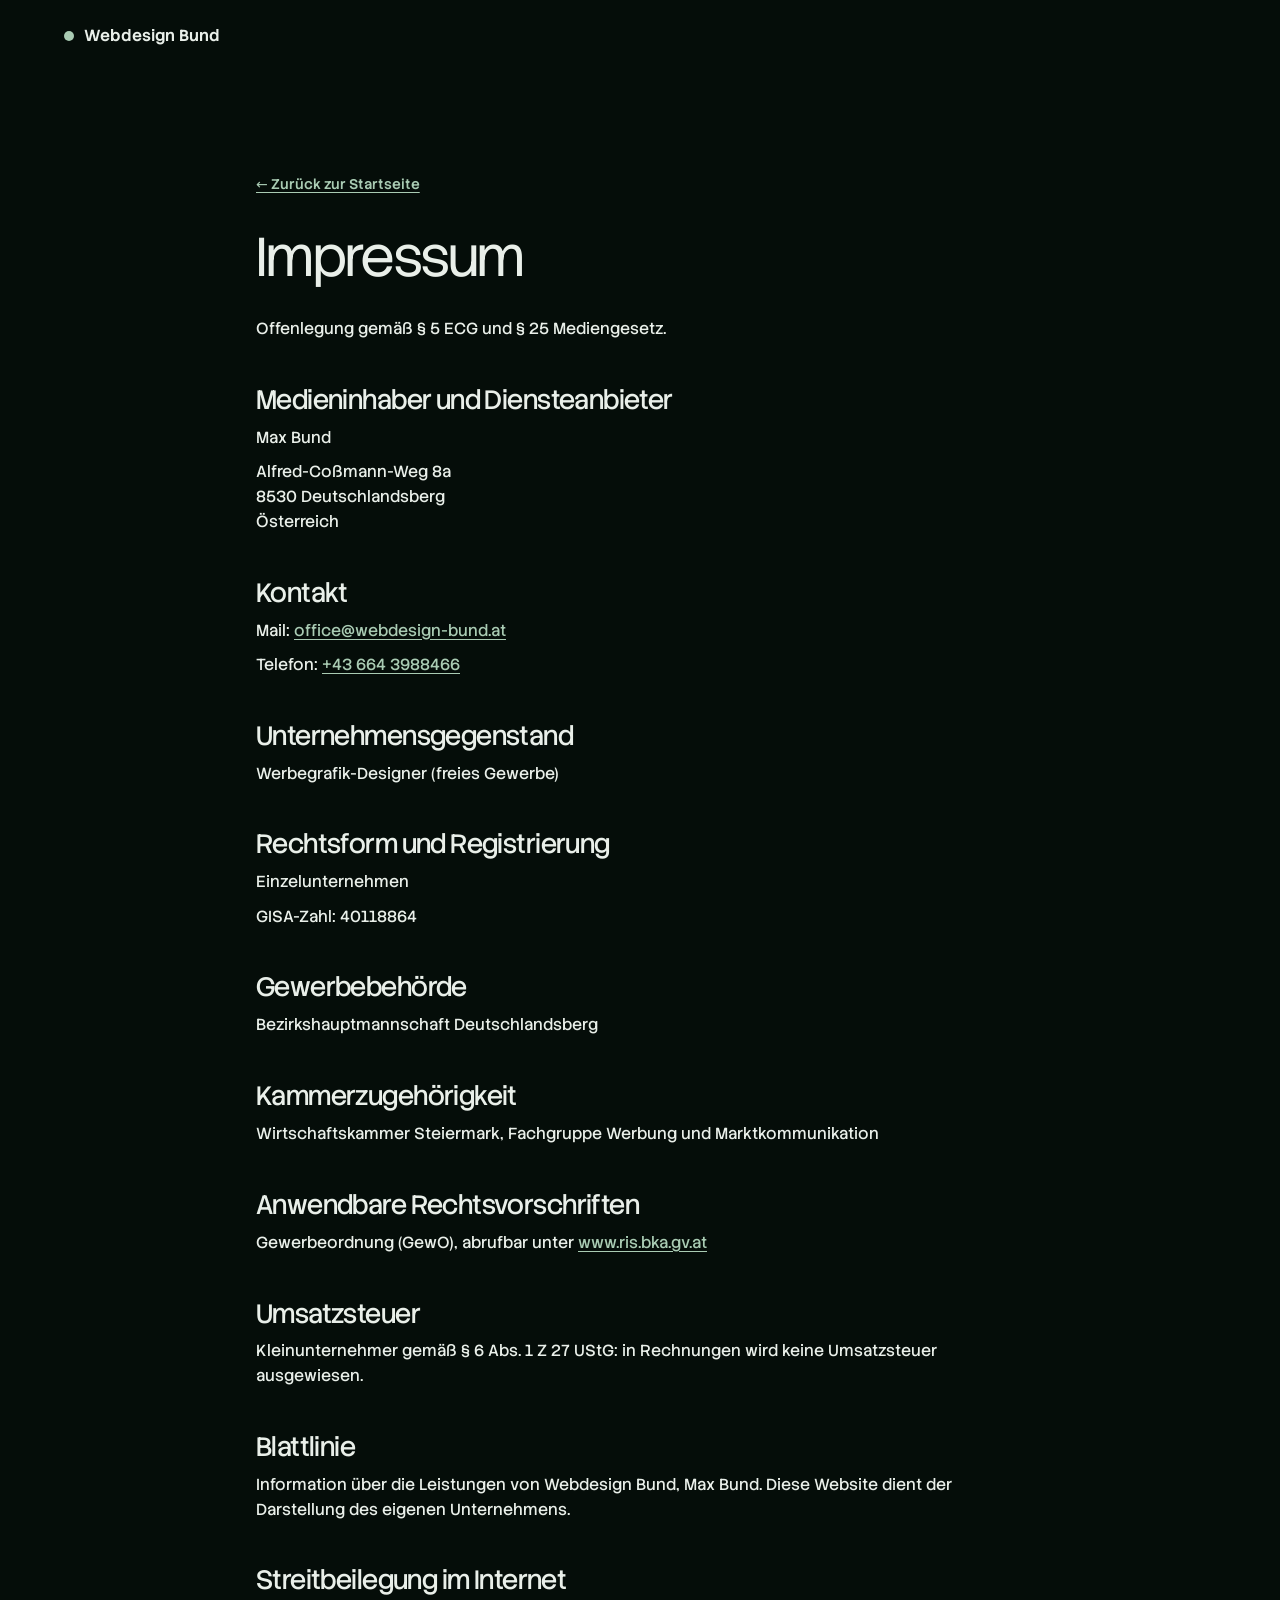
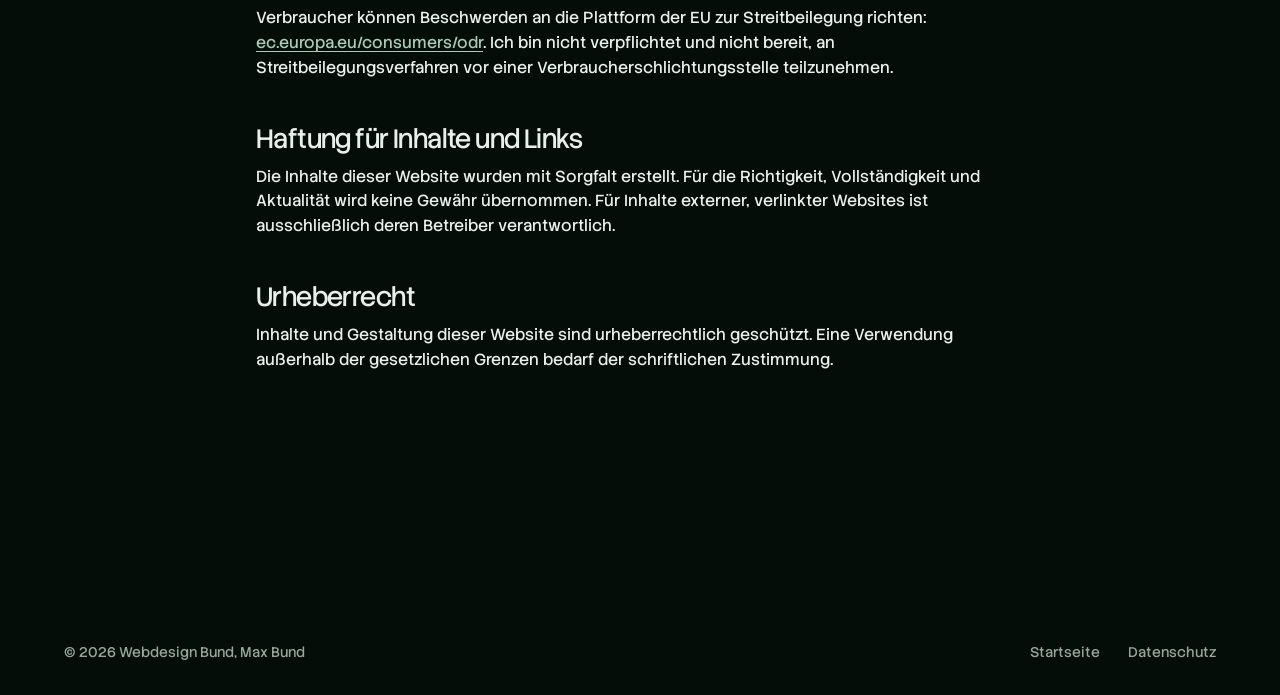
<file: impressum.html>
<!DOCTYPE html>
<html lang="de">
<head>
  <meta charset="UTF-8">
  <meta name="viewport" content="width=device-width, initial-scale=1.0">

  <!-- Content Security Policy: die Seite darf ausschliesslich Dateien von sich
       selbst laden. Sollte jemals fremder Code ins HTML gelangen, kann er weder
       ein Skript von aussen nachladen noch Daten irgendwohin senden.
       Die Seite hat bewusst keine externen Abhaengigkeiten, deshalb ist 'self'
       ueberall ausreichend. -->
  <meta http-equiv="Content-Security-Policy" content="default-src 'none'; script-src 'self'; style-src 'self'; font-src 'self'; img-src 'self'; base-uri 'none'; form-action 'none'">
  <meta name="referrer" content="strict-origin-when-cross-origin">
  <title>Impressum: Webdesign Bund</title>
  <meta name="description" content="Impressum und Offenlegung gemäß § 5 ECG und § 25 Mediengesetz.">
  <link rel="canonical" href="https://webdesign-bund.at/impressum.html">
  <meta name="theme-color" content="#050D09">

  <link rel="icon" href="assets/img/favicon.svg" type="image/svg+xml">
  <link rel="icon" href="assets/img/favicon-32.png" sizes="32x32" type="image/png">
  <link rel="apple-touch-icon" href="assets/img/apple-touch-icon.png">
  <!-- Schriften lokal, keine Verbindung zu Google -->
  <link rel="preload" href="assets/fonts/stack-sans-headline-latin.woff2" as="font" type="font/woff2" crossorigin>
  <link rel="preload" href="assets/fonts/stack-sans-text-latin.woff2" as="font" type="font/woff2" crossorigin>
  <link rel="stylesheet" href="css/fonts.css">
  <link rel="stylesheet" href="css/style.css">
  <!-- Ohne JavaScript blieben die Einblend-Elemente unsichtbar.
       Diese Datei macht sie sofort sichtbar. -->
  <noscript><link rel="stylesheet" href="css/nojs.css"></noscript>
</head>
<body>

  <header class="site-header scrolled">
    <div class="container nav">
      <a class="logo" href="index.html">
        <span class="logo-dot" aria-hidden="true"></span>
        Webdesign Bund
      </a>
    </div>
  </header>

  <main class="legal">
    <div class="container">

      <a class="back-link" href="index.html">← Zurück zur Startseite</a>

      <h1>Impressum</h1>

      <p>Offenlegung gemäß § 5 ECG und § 25 Mediengesetz.</p>

      <h2>Medieninhaber und Diensteanbieter</h2>
      <p>Max Bund</p>
      <p>Alfred-Coßmann-Weg 8a<br>8530 Deutschlandsberg<br>Österreich</p>

      <h2>Kontakt</h2>
      <p>Mail: <a href="mailto:office@webdesign-bund.at">office@webdesign-bund.at</a></p>
      <p>Telefon: <a href="tel:+436643988466">+43 664 3988466</a></p>

      <h2>Unternehmensgegenstand</h2>
      <p>Werbegrafik-Designer (freies Gewerbe)</p>

      <h2>Rechtsform und Registrierung</h2>
      <p>Einzelunternehmen</p>
      <p>GISA-Zahl: 40118864</p>

      <h2>Gewerbebehörde</h2>
      <p>Bezirkshauptmannschaft Deutschlandsberg</p>

      <!-- Die Fachgruppe wurde nach dem Gewerbewortlaut Werbegrafik-Designer
           zugeordnet (Sparte Information und Consulting). Von Max noch nicht
           bei der Kammer gegengeprueft. Falls die WK Steiermark eine andere
           Fachgruppe nennt, hier korrigieren. -->
      <h2>Kammerzugehörigkeit</h2>
      <p>Wirtschaftskammer Steiermark, Fachgruppe Werbung und Marktkommunikation</p>

      <h2>Anwendbare Rechtsvorschriften</h2>
      <p>
        Gewerbeordnung (GewO), abrufbar unter
        <a href="https://www.ris.bka.gv.at" target="_blank" rel="noopener">www.ris.bka.gv.at</a>
      </p>

      <h2>Umsatzsteuer</h2>
      <p>
        Kleinunternehmer gemäß § 6 Abs. 1 Z 27 UStG: in Rechnungen wird
        keine Umsatzsteuer ausgewiesen.
      </p>

      <h2>Blattlinie</h2>
      <p>
        Information über die Leistungen von Webdesign Bund, Max Bund.
        Diese Website dient der Darstellung des eigenen Unternehmens.
      </p>

      <h2>Streitbeilegung im Internet</h2>
      <p>
        Verbraucher können Beschwerden an die Plattform der EU zur
        Streitbeilegung richten:
        <a href="https://ec.europa.eu/consumers/odr" target="_blank" rel="noopener">ec.europa.eu/consumers/odr</a>.
        Ich bin nicht verpflichtet und nicht bereit, an Streitbeilegungsverfahren
        vor einer Verbraucherschlichtungsstelle teilzunehmen.
      </p>

      <h2>Haftung für Inhalte und Links</h2>
      <p>
        Die Inhalte dieser Website wurden mit Sorgfalt erstellt. Für die
        Richtigkeit, Vollständigkeit und Aktualität wird keine Gewähr übernommen.
        Für Inhalte externer, verlinkter Websites ist ausschließlich deren
        Betreiber verantwortlich.
      </p>

      <h2>Urheberrecht</h2>
      <p>
        Inhalte und Gestaltung dieser Website sind urheberrechtlich geschützt.
        Eine Verwendung außerhalb der gesetzlichen Grenzen bedarf der
        schriftlichen Zustimmung.
      </p>

    </div>
  </main>

  <footer class="site-footer">
    <div class="container footer-inner">
      <p>&copy; <span id="jahr">2026</span> Webdesign Bund, Max Bund</p>
      <nav class="footer-links" aria-label="Rechtliches">
        <a href="index.html">Startseite</a>
        <a href="datenschutz.html">Datenschutz</a>
      </nav>
    </div>
  </footer>

  <script src="js/script.js"></script>
</body>
</html>
</file>
<file: css/fonts.css>
/* ==========================================================================
   Schriften: lokal eingebunden, keine Verbindung zu Google
   Stack Sans Headline (Ueberschriften) und Stack Sans Text (alles andere),
   SIL Open Font License 1.1, ueber Fontsource.

   Beide sind "Variable Fonts": eine Datei enthaelt alle Strichstaerken
   von 200 bis 700.

   Die unicode-range sorgt dafuer, dass der Browser latin-ext nur laedt,
   wenn auf der Seite wirklich ein Zeichen daraus vorkommt. Fuer deutschen
   Text (inkl. ä ö ü ß) genuegt latin.
   ========================================================================== */

/* Stack Sans Headline, latin */
@font-face {
  font-family: 'Stack Sans Headline';
  font-style: normal;
  font-weight: 200 700;
  font-display: swap;
  src: url('../assets/fonts/stack-sans-headline-latin.woff2') format('woff2');
  unicode-range: U+0000-00FF, U+0131, U+0152-0153, U+02BB-02BC, U+02C6, U+02DA, U+02DC, U+0304, U+0308, U+0329, U+2000-206F, U+20AC, U+2122, U+2191, U+2193, U+2212, U+2215, U+FEFF, U+FFFD;
}

/* Stack Sans Headline, latin ext */
@font-face {
  font-family: 'Stack Sans Headline';
  font-style: normal;
  font-weight: 200 700;
  font-display: swap;
  src: url('../assets/fonts/stack-sans-headline-latin-ext.woff2') format('woff2');
  unicode-range: U+0100-02BA, U+02BD-02C5, U+02C7-02CC, U+02CE-02D7, U+02DD-02FF, U+0304, U+0308, U+0329, U+1D00-1DBF, U+1E00-1E9F, U+1EF2-1EFF, U+2020, U+20A0-20AB, U+20AD-20C0, U+2113, U+2C60-2C7F, U+A720-A7FF;
}

/* Stack Sans Text, latin */
@font-face {
  font-family: 'Stack Sans Text';
  font-style: normal;
  font-weight: 200 700;
  font-display: swap;
  src: url('../assets/fonts/stack-sans-text-latin.woff2') format('woff2');
  unicode-range: U+0000-00FF, U+0131, U+0152-0153, U+02BB-02BC, U+02C6, U+02DA, U+02DC, U+0304, U+0308, U+0329, U+2000-206F, U+20AC, U+2122, U+2191, U+2193, U+2212, U+2215, U+FEFF, U+FFFD;
}

/* Stack Sans Text, latin ext */
@font-face {
  font-family: 'Stack Sans Text';
  font-style: normal;
  font-weight: 200 700;
  font-display: swap;
  src: url('../assets/fonts/stack-sans-text-latin-ext.woff2') format('woff2');
  unicode-range: U+0100-02BA, U+02BD-02C5, U+02C7-02CC, U+02CE-02D7, U+02DD-02FF, U+0304, U+0308, U+0329, U+1D00-1DBF, U+1E00-1E9F, U+1EF2-1EFF, U+2020, U+20A0-20AB, U+20AD-20C0, U+2113, U+2C60-2C7F, U+A720-A7FF;
}
</file>
<file: css/style.css>
/* ==========================================================================
   Webdesign Bund, Stylesheet (Design 4: Felder in tiefem Gruen)
   Die ganze Seite ist tiefes, fast schwarzes Gruen. Darauf liegen wenige
   grosse, weich gerundete Felder in Flaschengruen und dunklen Gruenstufen.
   Sie haben verschiedene Breiten, lehnen sich abwechselnd an den linken
   oder rechten Rand und greifen ineinander: die Handlung ragt in das
   Hero Feld, das Formular ueber das Kontaktfeld hinaus. Vieles steht frei
   auf dem Grund, nicht jedes Ding hat seine eigene Kachel.
   Keine Linien, keine Schatten auf ruhenden Flaechen, keine Verlaeufe.

   Aufbau:
   1. Design-Tokens (Farben, Schrift, Abstaende)
   2. Reset und Grundlagen
   3. Felder, Schaltflaechen, Links
   4. Navigation
   5. Hero
   6. Leistungen
   7. Ueber mich
   8. Portfolio
   9. Fragen
   10. Kontakt
   11. Footer
   12. Unterseiten (Impressum, Datenschutz, 404, Danke)
   13. Zustimmungsmanager
   14. Bewegung
   15. Responsive
   ========================================================================== */

/* 1. DESIGN-TOKENS
   ------------------------------------------------------------------------
   Tiefe Gruenstufen, die nah beieinander liegen, dazu Flaschengruen fuer
   grosse Flaechen und ein gedecktes, helles Salbeigruen als einziger
   Akzent (Max, 19 Okt 2026: "wirklich schoene Luxus Gruentoene").
   Komponenten kennen nur die Token, nie konkrete Farben. */
:root {
  --bg:         #050D09;   /* Grund, das dunkelste Gruen */
  --kachel:     #08150F;   /* dunkle Flaeche, kaum heller als der Grund */
  --kachel-2:   #0B1B14;   /* zweite Stufe: dunkle Felder */
  --kachel-3:   #10241A;   /* dritte Stufe: Hover, Formularfelder */
  --wald:       #0E3322;   /* Flaschengruen: grosse Felder */
  --salbei:     #A9CBB3;   /* Akzent: die Handlung, offene Frage, Fokus */
  --salbei-hi:  #C2DCC9;
  --auf-salbei: #06140D;   /* Schrift auf Salbeigruen */

  --text:       #E9EFE9;
  --text-muted: #93A898;

  /* Schrift: Stack Sans Headline fuer Grosses, Stack Sans Text fuer alles
     andere. Fuenf Groessen, mehr nicht. */
  --font-display: 'Stack Sans Headline', system-ui, -apple-system, 'Segoe UI', sans-serif;
  --font-body:    'Stack Sans Text', system-ui, -apple-system, 'Segoe UI', sans-serif;

  --step-small:   0.875rem;                                      /* 14 */
  --step-body:    clamp(1.0625rem, 1rem + 0.25vw, 1.1875rem);    /* 17 bis 19 */
  --step-lead:    clamp(1.3125rem, 1.1rem + 0.7vw, 1.75rem);     /* 21 bis 28 */
  --step-head:    clamp(1.875rem, 1.1rem + 2.9vw, 3.75rem);      /* 30 bis 60 */
  --step-display: clamp(4rem, 0.5rem + 10.6vw, 13rem);           /* der Name */

  /* Raender und Abstaende */
  --rand:        clamp(0.5rem, 1.2vw, 1.25rem);   /* Aussenrand der Felder */
  --inhalt:      clamp(1.25rem, 5vw, 5.5rem);     /* Text auf dem Grund */
  --innen:       clamp(1.5rem, 3.6vw, 3.75rem);   /* Innenabstand der Felder */
  --abstand:     clamp(5.25rem, 9vw, 8.5rem);     /* zwischen den Sektionen */
  --einzug:      clamp(1.5rem, 12vw, 14rem);      /* Versatz der Felder */
  --feld-radius: clamp(1.5rem, 2.6vw, 2.25rem);
  --radius:      14px;
  --header-h:    72px;

  --ease:        cubic-bezier(0.22, 0.61, 0.36, 1);
}

/* Fruehere Designs hatten helle und dunkle Bloecke. Jetzt ist alles
   dunkel; die Klasse bleibt erlaubt und aendert nichts. */
.theme-dark { color: var(--text); }

/* 2. RESET UND GRUNDLAGEN
   ------------------------------------------------------------------------ */
*,
*::before,
*::after { box-sizing: border-box; margin: 0; padding: 0; }

html {
  overflow-x: clip;
  scroll-behavior: smooth;
  scroll-padding-top: calc(var(--header-h) + 1rem);
  -webkit-text-size-adjust: 100%;
  background: var(--bg);
}

body {
  background: var(--bg);
  color: var(--text);
  font-family: var(--font-body);
  font-size: var(--step-body);
  line-height: 1.55;
  /* kein overflow-x: hidden hier: das machte body zum Scrollcontainer und
     die klebende Navigationsleiste blieb nicht mehr oben. html hat
     overflow-x: clip, das reicht gegen seitliches Scrollen. */
  -webkit-font-smoothing: antialiased;
}

img { max-width: 100%; display: block; }
figure { margin: 0; }

a { color: inherit; text-decoration: none; }

h1, h2, h3 { color: var(--text); text-wrap: balance; }

h1, h2 {
  font-family: var(--font-display);
  font-weight: 300;
  font-size: var(--step-head);
  line-height: 1.05;
  letter-spacing: -0.022em;
}

h3 {
  font-family: var(--font-body);
  font-size: var(--step-lead);
  font-weight: 500;
  line-height: 1.2;
  letter-spacing: -0.01em;
}

p { color: var(--text); }

::selection { background: var(--salbei); color: var(--auf-salbei); }

:focus-visible {
  outline: 2px solid var(--salbei);
  outline-offset: 3px;
}

/* Link fuer Tastatur-Nutzer, springt direkt zum Inhalt */
.skip-link {
  position: absolute;
  left: -9999px;
  top: 0;
  background: var(--salbei);
  color: var(--auf-salbei);
  padding: 0.75rem 1.25rem;
  z-index: 200;
  font-weight: 600;
}
.skip-link:focus { left: 0; }

/* 3. FELDER, SCHALTFLAECHEN, LINKS
   ------------------------------------------------------------------------ */
section { position: relative; }
main > section + section { margin-top: var(--abstand); }

/* Schaltflaeche: Salbeigruen, voll gerundet */
.btn {
  display: inline-flex;
  align-items: center;
  justify-content: center;
  min-height: 3.25rem;
  padding: 0.9rem 1.8rem;
  font-family: var(--font-body);
  font-size: var(--step-body);
  font-weight: 600;
  border: none;
  border-radius: 999px;
  cursor: pointer;
  transition: background-color 0.25s var(--ease), transform 0.15s var(--ease);
}
.btn:active { transform: scale(0.98); }
.btn-primary { background: var(--salbei); color: var(--auf-salbei); }
.btn-primary:hover { background: var(--salbei-hi); }

/* Textlink: unterstrichen, die Linie wird beim Ueberfahren kraeftiger */
.text-link {
  display: inline-block;
  font-weight: 500;
  color: var(--salbei);
  text-decoration: underline;
  text-decoration-thickness: 1px;
  text-underline-offset: 0.3em;
  transition: text-decoration-thickness 0.2s var(--ease), color 0.2s var(--ease);
}
.text-link:hover { text-decoration-thickness: 2px; color: var(--salbei-hi); }

/* 4. NAVIGATION
   ------------------------------------------------------------------------
   Eine schlichte Leiste auf dem Grund: Logo, Links, Kontakt. Klebt oben. */
.site-header {
  position: sticky;
  top: 0;
  z-index: 100;
  background: var(--bg);
}

.nav {
  display: flex;
  align-items: center;
  gap: clamp(1.5rem, 4vw, 4rem);
  height: var(--header-h);
  padding-inline: var(--inhalt);
}

.logo {
  display: inline-flex;
  align-items: center;
  gap: 0.6rem;
  font-weight: 600;
  font-size: 1rem;
  white-space: nowrap;
}
.logo-dot {
  width: 10px;
  height: 10px;
  border-radius: 50%;
  background: var(--salbei);
}

.nav-list {
  list-style: none;
  display: flex;
  align-items: center;
  gap: clamp(1rem, 2.4vw, 2.5rem);
  flex: 1;
}

.nav-list a {
  white-space: nowrap;
  font-size: 0.9375rem;
  font-weight: 500;
  color: var(--text-muted);
  transition: color 0.2s var(--ease);
}
.nav-list a:hover,
.nav-list a.active { color: var(--text); }

.nav-cta-item { margin-left: auto; }
.nav-list .nav-cta {
  display: inline-flex;
  align-items: center;
  padding: 0.6rem 1.35rem;
  border-radius: 999px;
  background: var(--salbei);
  color: var(--auf-salbei);
  font-weight: 600;
  transition: background-color 0.2s var(--ease);
}
.nav-list .nav-cta:hover { background: var(--salbei-hi); color: var(--auf-salbei); }

/* Menue auf dem Telefon */
.nav-toggle {
  display: none;
  margin-left: auto;
  background: none;
  border: none;
  cursor: pointer;
  position: relative;
  color: var(--text);
  width: 44px;
  height: 44px;
}
.nav-toggle span,
.nav-toggle span::before,
.nav-toggle span::after {
  content: '';
  position: absolute;
  left: 50%;
  width: 22px;
  height: 2px;
  background: currentColor;
  transform: translateX(-50%);
  transition: transform 0.3s var(--ease), background-color 0.2s var(--ease);
}
.nav-toggle span { top: 50%; margin-top: -1px; }
.nav-toggle span::before { top: -7px; left: 0; transform: none; }
.nav-toggle span::after  { top: 7px;  left: 0; transform: none; }
.nav-toggle[aria-expanded="true"] span { background: transparent; }
.nav-toggle[aria-expanded="true"] span::before { transform: translateY(7px) rotate(45deg); }
.nav-toggle[aria-expanded="true"] span::after  { transform: translateY(-7px) rotate(-45deg); }

/* 5. HERO
   ------------------------------------------------------------------------
   Ein grosses Feld in Flaschengruen mit einem dezenten Linienmuster:
   oben der Name, unten rechts die Aussage. Unter dem Feld stehen die Fakten frei auf dem Grund, die
   Handlung in Salbeigruen greift von unten in das Feld hinein. */
.hero { padding-inline: var(--rand); }

.hero-feld {
  position: relative;
  overflow: hidden;
  display: grid;
  grid-template-columns: repeat(12, minmax(0, 1fr));
  grid-template-rows: auto 1fr;
  column-gap: var(--innen);
  min-height: calc(100svh - var(--header-h) - clamp(11rem, 26vh, 15rem));
  padding: var(--innen);
  padding-bottom: calc(var(--innen) + 3rem);
  background: var(--wald);
  border-radius: var(--feld-radius);
}

/* Dezentes Muster: weite, schraege Linien gleichmaessig ueber das ganze
   Feld, als Bilddatei statt als CSS Verlauf. */
.hero-feld::before {
  content: '';
  position: absolute;
  inset: 0;
  background: url('../assets/img/hero-muster.svg') center / cover no-repeat;
  pointer-events: none;
}

.name-gross {
  position: relative;
  grid-column: 1 / -1;
  font-family: var(--font-display);
  font-weight: 500;
  font-size: min(var(--step-display), 17svh);
  line-height: 0.88;
  letter-spacing: -0.05em;
  color: var(--salbei);
}

.hero-aussage {
  position: relative;
  grid-column: 7 / -1;
  align-self: end;
  padding-top: 2rem;
}
@media (min-width: 1101px) {
  .hero-aussage h1 { font-size: min(var(--step-head), 3.4vw); }
}
.hero-aussage .hero-sub {
  margin-top: 1.25rem;
  max-width: 34rem;
  color: var(--text);
  opacity: 0.86;
}
.hero-aussage .text-link { margin-top: 1.5rem; }

.hero-unten {
  display: grid;
  grid-template-columns: repeat(12, minmax(0, 1fr));
  column-gap: var(--innen);
  align-items: center;
  padding-inline: var(--innen);
}

.hero-fakten {
  grid-column: 1 / 7;
  grid-row: 1;
  display: grid;
  grid-template-columns: repeat(3, minmax(0, 1fr));
  gap: var(--innen);
  padding-top: clamp(1.75rem, 3vw, 2.5rem);
}
.hero-fakten dt {
  font-family: var(--font-display);
  font-weight: 300;
  font-size: var(--step-lead);
  line-height: 1.1;
  white-space: nowrap;
}
.hero-fakten dd {
  margin-top: 0.4rem;
  font-size: var(--step-small);
  color: var(--text-muted);
}

.status {
  grid-column: 7 / 10;
  grid-row: 1;
  display: flex;
  align-items: center;
  gap: 0.6rem;
  padding-top: clamp(1.75rem, 3vw, 2.5rem);
  font-size: var(--step-small);
  color: var(--text-muted);
}
.status .dot {
  width: 8px;
  height: 8px;
  border-radius: 50%;
  background: var(--salbei);
}

/* Die Handlung ragt von unten in das gruene Feld hinein */
.hero-aktion {
  grid-column: 10 / -1;
  grid-row: 1;
  position: relative;
  z-index: 1;
  margin-top: -3.5rem;
  min-height: 9.5rem;
  display: flex;
  align-items: flex-end;
  justify-content: space-between;
  gap: 1rem;
  padding: 1.5rem 1.75rem;
  border-radius: var(--feld-radius);
  background: var(--salbei);
  color: var(--auf-salbei);
  font-family: var(--font-display);
  font-size: var(--step-lead);
  line-height: 1.15;
  transition: background-color 0.25s var(--ease), transform 0.25s var(--ease);
}
.hero-aktion .pfeil {
  flex: none;
  width: 1.4rem;
  height: 1.4rem;
  margin-bottom: 0.2rem;
  transition: transform 0.3s var(--ease);
}
.hero-aktion:hover { background: var(--salbei-hi); }
.hero-aktion:hover .pfeil { transform: translateX(6px); }
.hero-aktion:active { transform: scale(0.99); }

/* 6. LEISTUNGEN
   ------------------------------------------------------------------------
   Ueberschrift frei auf dem Grund, die zweite Zeile versetzt. Darunter ein
   dunkles Feld, das von einem Einzug bis an den rechten Rand laeuft. */
.leistungen-titel { padding-inline: var(--inhalt); }
.leistungen-titel span { display: block; }
.leistungen-titel span:nth-child(2) { padding-left: clamp(2rem, 22vw, 24rem); }

.leistungen-feld {
  margin-top: clamp(2rem, 4vw, 3.5rem);
  margin-left: var(--einzug);
  padding: var(--innen);
  display: grid;
  grid-template-columns: repeat(3, minmax(0, 1fr));
  gap: clamp(2.5rem, 4.5vw, 4rem) var(--innen);
  background: var(--kachel-2);
  border-radius: var(--feld-radius) 0 0 var(--feld-radius);
}

.leistung h3 {
  font-size: var(--step-lead);
  color: var(--salbei);
  margin-bottom: 0.75rem;
}
.leistung p { max-width: 30em; }

/* 7. UEBER MICH
   ------------------------------------------------------------------------
   Ein Feld in Flaschengruen, das vom linken Rand kommt. Oben der Name,
   darunter die vier Absaetze in zwei Spalten. */
.about-feld {
  margin-right: var(--einzug);
  padding: var(--innen) var(--innen) var(--innen) var(--inhalt);
  background: var(--wald);
  border-radius: 0 var(--feld-radius) var(--feld-radius) 0;
}
.about-feld h2 { margin-bottom: clamp(1.75rem, 3vw, 2.5rem); }

/* Alle Absaetze gleich: Farbe und Groesse */
.about-text {
  columns: 2;
  column-gap: var(--innen);
}
.about-text p {
  break-inside: avoid;
  margin-bottom: 1.25rem;
}

/* 8. PORTFOLIO
   ------------------------------------------------------------------------
   Je Arbeit ein dunkles Feld, abwechselnd an den rechten und den linken
   Rand gelehnt. Die Bilderreihe laeuft im ersten Feld bis an den Rand.
   Je zwei Bilder, Desktop und Smartphone, gleich hoch in ihrem eigenen
   Seitenverhaeltnis, mit schmalem Passepartout und engem Abstand. */
.portfolio-titel { padding-inline: var(--inhalt); }

.projekt {
  margin-top: clamp(2rem, 4vw, 3.5rem);
  margin-left: calc(var(--einzug) * 0.5);
  padding: var(--innen) 0 var(--innen) var(--innen);
  display: grid;
  grid-template-columns: minmax(16rem, 28rem) minmax(0, 1fr);
  gap: var(--innen);
  align-items: center;
  background: var(--kachel-2);
  border-radius: var(--feld-radius) 0 0 var(--feld-radius);
}
.projekt + .projekt { margin-top: 1rem; }

.projekt-links {
  margin-left: 0;
  margin-right: calc(var(--einzug) * 0.5);
  padding: var(--innen) var(--innen) var(--innen) var(--inhalt);
  grid-template-columns: minmax(0, 1fr) minmax(16rem, 28rem);
  border-radius: 0 var(--feld-radius) var(--feld-radius) 0;
}
.projekt-links .projekt-info { order: 2; }

.projekt-info h3 { margin-bottom: 0.9rem; }
.projekt-info p:not(.project-meta) { font-size: 1rem; line-height: 1.6; }
.projekt-info .text-link { margin-top: 1.25rem; }

.project-meta {
  display: flex;
  flex-wrap: wrap;
  gap: 0.25rem 1rem;
  font-size: var(--step-small);
  color: var(--text-muted) !important;
  margin-bottom: 0.75rem;
}

.streifen-bilder {
  display: flex;
  gap: 0.5rem;
  height: clamp(13rem, 24vw, 22rem);
  min-width: 0;
  overflow-x: auto;
  overscroll-behavior-x: contain;
  scroll-snap-type: x mandatory;
  scrollbar-width: thin;
  scrollbar-color: var(--kachel-3) transparent;
  border-radius: var(--radius);
}
.projekt:not(.projekt-links) .streifen-bilder { border-radius: var(--radius) 0 0 var(--radius); }
/* im linken Feld ruecken die Bilder an den Text heran */
.projekt-links .streifen-bilder { justify-content: safe flex-end; }

.streifen-bild {
  flex: none;
  height: 100%;
  padding: 0.4rem;
  scroll-snap-align: start;
  border-radius: var(--radius);
  overflow: hidden;
  background: var(--kachel);
}
.streifen-bild img {
  height: 100%;
  width: auto;
  max-width: none;
  border-radius: 10px;
  transition: transform 0.6s var(--ease);
}
.streifen-bild:hover img { transform: scale(1.03); }

/* Platzhalter, falls das Bildschirmfoto fehlt */
.embed-platzhalter {
  height: 100%;
  display: grid;
  place-content: center;
  gap: 0.5rem;
  text-align: center;
  padding: 1rem;
}
.embed-platzhalter[hidden] { display: none; }
.embed-platzhalter span { font-family: var(--font-display); font-size: var(--step-lead); }
.embed-platzhalter small { font-size: var(--step-small); color: var(--text-muted); max-width: 26em; }

/* 9. FRAGEN
   ------------------------------------------------------------------------
   Links die Ueberschrift, die stehen bleibt, rechts die Fragen als offene
   Liste. Eine geoeffnete Frage bekommt eine weiche Flaeche. */
.fragen {
  display: grid;
  grid-template-columns: minmax(0, 4fr) minmax(0, 8fr);
  gap: var(--innen);
  padding-inline: var(--inhalt);
}
.fragen-titel {
  position: sticky;
  top: calc(var(--header-h) + 1.5rem);
  align-self: start;
}

.faq { display: grid; gap: 0.25rem; }

.faq-eintrag {
  border-radius: var(--radius);
  transition: background-color 0.3s var(--ease);
}
.faq-eintrag summary {
  list-style: none;
  cursor: pointer;
  position: relative;
  padding: 1.35rem 4rem 1.35rem 1.5rem;
  font-size: var(--step-lead);
  font-weight: 400;
  line-height: 1.3;
  border-radius: var(--radius);
  transition: color 0.2s var(--ease), background-color 0.2s var(--ease);
}
.faq-eintrag summary::-webkit-details-marker { display: none; }
.faq-eintrag:not([open]) summary:hover { background: var(--kachel); }

/* Plus aus zwei Balken; der senkrechte dreht sich zum Minus */
.faq-eintrag summary::before,
.faq-eintrag summary::after {
  content: '';
  position: absolute;
  right: 1.5rem;
  top: 50%;
  width: 16px;
  height: 2px;
  margin-top: -1px;
  background: var(--salbei);
  border-radius: 2px;
  transition: transform 0.3s var(--ease);
}
.faq-eintrag summary::after { transform: rotate(90deg); }
.faq-eintrag[open] summary::after { transform: rotate(0deg); }

.faq-eintrag[open] { background: var(--kachel-2); }
.faq-eintrag[open] summary { color: var(--salbei); }

.faq-eintrag p {
  padding: 0 1.5rem 1.5rem;
  max-width: 56ch;
}

/* 10. KONTAKT
   ------------------------------------------------------------------------
   Ein grosses Feld in Flaschengruen. Das Formular liegt auf einer
   dunkleren Flaeche, die unten ueber das Feld hinausragt. */
#kontakt { padding-inline: var(--rand); }

.kontakt-feld {
  display: grid;
  grid-template-columns: minmax(0, 5fr) minmax(0, 7fr);
  gap: var(--innen);
  align-items: start;
  padding: var(--innen);
  padding-bottom: 0;
  background: var(--wald);
  border-radius: var(--feld-radius);
}

.contact-intro {
  display: grid;
  gap: 1.5rem;
  padding-bottom: var(--innen);
}
.contact-intro p { max-width: 30em; }

.kontakt-wege {
  display: grid;
  justify-items: start;
  gap: 0.5rem;
  margin-top: 1rem;
  font-family: var(--font-display);
  font-size: var(--step-lead);
}
.kontakt-wege a {
  overflow-wrap: anywhere;
  text-decoration: underline;
  text-decoration-thickness: 1px;
  text-underline-offset: 0.25em;
  transition: color 0.2s var(--ease), text-decoration-thickness 0.2s var(--ease);
}
.kontakt-wege a:hover { color: var(--salbei); text-decoration-thickness: 2px; }

.kontakt-formular {
  margin-bottom: calc(-1 * clamp(2rem, 5vw, 4rem));
  padding: var(--innen);
  background: var(--kachel);
  border-radius: var(--feld-radius);
}

/* Formular: gefuellte Felder ohne Linien, zwei Spalten fuer die kurzen */
#contactForm {
  display: grid;
  grid-template-columns: 1fr 1fr;
  gap: 0 0.75rem;
}
#contactForm .form-row:nth-of-type(5),
#contactForm .form-row:nth-of-type(6),
#contactForm .btn,
#contactForm .form-note { grid-column: 1 / -1; }

.form-row { display: grid; gap: 0.4rem; margin-bottom: 1rem; }
.form-row label { font-size: var(--step-small); font-weight: 500; color: var(--text-muted); }

.form-row input,
.form-row textarea,
.form-row select {
  width: 100%;
  background: var(--kachel-3);
  border: none;
  border-radius: 10px;
  padding: 0.95rem 1rem;
  color: var(--text);
  font-family: var(--font-body);
  font-size: 1rem;
  transition: background-color 0.2s var(--ease);
}
.form-row textarea { resize: vertical; min-height: 150px; }
.form-row input:hover,
.form-row textarea:hover,
.form-row select:hover { background: #142D21; }
.form-row input:focus,
.form-row textarea:focus,
.form-row select:focus {
  outline: 2px solid var(--salbei);
  outline-offset: 0;
}
.form-row input::placeholder,
.form-row textarea::placeholder { color: var(--text-muted); opacity: 0.8; }

/* Die Auswahlliste startet ohne Wert. Solange nichts gewaehlt ist, greift
   :invalid und der Text wird so blass dargestellt wie die Platzhalter. */
.form-row select { color: var(--text); }
.form-row select:invalid { color: var(--text-muted); }
.form-row select option { color: var(--text); background: var(--kachel-2); }

#contactForm .btn { width: 100%; margin-top: 0.5rem; }

.form-note {
  margin-top: 1rem;
  font-size: var(--step-small);
  color: var(--text-muted) !important;
  line-height: 1.5;
}
.form-note a { color: var(--text); text-decoration: underline; text-underline-offset: 0.2em; }

/* Honeypot: fuer Menschen unsichtbar, faengt einfache Bots ab */
.hp { position: absolute; left: -9999px; opacity: 0; pointer-events: none; }

/* 11. FOOTER
   ------------------------------------------------------------------------
   Der Name kehrt ueber die ganze Breite zurueck, darunter eine Zeile mit
   den Rechtslinks. Oben Platz fuer das Formular, das hineinragt. */
.site-footer {
  padding: calc(clamp(2rem, 5vw, 4rem) + var(--abstand) * 0.6 + 2.5rem) var(--inhalt) calc(2rem + var(--cc-platz, 0px));
}

.footer-name {
  font-family: var(--font-display);
  font-weight: 500;
  /* so gross, dass der Name die Breite genau fuellt */
  font-size: calc((100vw - 2 * var(--inhalt)) / 7.45);
  line-height: 0.85;
  letter-spacing: -0.05em;
  white-space: nowrap;
  color: #2F6B4C;   /* gedecktes Smaragd, gerade kraeftig genug zum Lesen */
}

.footer-zeile {
  display: flex;
  justify-content: space-between;
  align-items: center;
  flex-wrap: wrap;
  gap: 1rem 2rem;
  margin-top: clamp(1.5rem, 3vw, 2.5rem);
  font-size: var(--step-small);
}
.footer-copy { color: var(--text-muted) !important; }
.footer-links {
  display: flex;
  flex-wrap: wrap;
  gap: 0.5rem 1.75rem;
  color: var(--text-muted);
}
.footer-links a { transition: color 0.2s var(--ease); }
.footer-links a:hover { color: var(--text); }

.footer-btn {
  background: none;
  border: none;
  padding: 0;
  font: inherit;
  color: inherit;
  cursor: pointer;
  text-align: left;
  transition: color 0.2s var(--ease);
}
.footer-btn:hover { color: var(--text); }

/* 12. UNTERSEITEN (Impressum, Datenschutz, 404, Danke)
   ------------------------------------------------------------------------
   Diese Seiten haben eine schlichtere Kopfzeile mit .container. */
.container {
  width: 100%;
  max-width: calc(48rem + 2 * var(--inhalt));
  margin-inline: auto;
  padding-inline: var(--inhalt);
}
.site-header .container.nav { max-width: none; margin: 0; }

.legal { padding-block: clamp(3rem, 8vw, 6rem); }
.legal h1 { margin-bottom: 2rem; }
.legal h2 {
  font-size: var(--step-lead);
  font-weight: 400;
  margin-top: 2.75rem;
  margin-bottom: 0.75rem;
}
.legal p, .legal li { font-size: 1rem; }
.legal p + p { margin-top: 0.6rem; }
.legal ul { margin: 0.75rem 0 0 1.2rem; display: grid; gap: 0.4rem; }
.legal a { color: var(--salbei); text-decoration: underline; text-underline-offset: 0.2em; }

.back-link {
  display: inline-block;
  font-size: var(--step-small);
  font-weight: 500;
  color: var(--text-muted);
  margin-bottom: 2rem;
  transition: color 0.2s var(--ease);
}
.back-link:hover { color: var(--salbei); }

.site-footer .container.footer-inner {
  max-width: none;
  display: flex;
  justify-content: space-between;
  flex-wrap: wrap;
  gap: 1rem 2rem;
  padding: 0;
  font-size: var(--step-small);
  color: var(--text-muted);
}
.site-footer .container.footer-inner p { color: var(--text-muted); }

/* Fehlerseite und Dankeseite: ein Feld in Flaschengruen ueber den Schirm */
.page-404 {
  min-height: 100svh;
  padding: var(--rand);
  display: grid;
}
.page-404 .container {
  max-width: none;
  background: var(--wald);
  border-radius: var(--feld-radius);
  padding: var(--innen);
  display: flex;
  flex-direction: column;
  justify-content: flex-end;
  align-items: flex-start;
}
.seite-kennung { font-size: var(--step-small); color: var(--text-muted); margin-bottom: 1.25rem; }
.page-404 .hero-sub { margin-top: 1.25rem; max-width: 32rem; }
.page-404 .hero-actions { margin-top: 2rem; }

/* 13. ZUSTIMMUNGSMANAGER
   ------------------------------------------------------------------------
   Ein Feld unten rechts, das die Seite nicht sperrt. Alle Schaltflaechen
   sind absichtlich gleich gross, gleich gefaerbt und gleich stark
   hervorgehoben. Die DSGVO verlangt, dass Ablehnen genauso leicht faellt
   wie Zustimmen. */
.cc-overlay {
  position: fixed;
  right: var(--rand);
  bottom: var(--rand);
  z-index: 300;
  width: min(30rem, calc(100% - 2 * var(--rand)));
}
.cc-overlay[hidden] { display: none; }

.cc-dialog {
  max-height: calc(100vh - 2.5rem);
  overflow-y: auto;
  background: var(--kachel-2);
  color: var(--text);
  border-radius: var(--radius);
  padding: 1.5rem;
  /* schwebt wirklich ueber der Seite, deshalb hier ein Schatten */
  box-shadow: 0 18px 50px rgba(0, 0, 0, 0.5); /* taste-skill-ignore */
  animation: ccRein 0.4s var(--ease);
}

.cc-titel {
  font-family: var(--font-body);
  font-size: 1rem;
  font-weight: 600;
  margin-bottom: 0.6rem;
}

.cc-view[hidden] { display: none; }

.cc-text { font-size: var(--step-small); line-height: 1.5; }

.cc-actions {
  display: grid;
  grid-template-columns: repeat(3, 1fr);
  gap: 0.5rem;
  margin-top: 1.1rem;
}

.cc-btn {
  width: 100%;
  font-family: var(--font-body);
  font-size: var(--step-small);
  font-weight: 600;
  line-height: 1.25;
  padding: 0.75rem 0.5rem;
  border: none;
  border-radius: var(--radius);
  cursor: pointer;
  color: var(--text);
  background: var(--kachel-3);
  transition: background-color 0.2s var(--ease);
}
.cc-btn:hover { background: var(--wald); }
.cc-btn:active { transform: scale(0.98); }

.cc-links {
  display: flex;
  gap: 1.25rem;
  margin-top: 0.9rem;
  font-size: var(--step-small);
}
.cc-links a { color: var(--text-muted); text-decoration: underline; text-underline-offset: 0.2em; }
.cc-links a:hover { color: var(--text); }

/* Kategorien */
.cc-kategorien { display: grid; gap: 0.75rem; }

.cc-kat { background: var(--kachel); border-radius: var(--radius); padding: 1rem 1.1rem; }
.cc-kat-kopf {
  display: flex;
  align-items: center;
  justify-content: space-between;
  gap: 1rem;
}
.cc-kat-titel { font-size: 1rem; font-weight: 600; }
.cc-pflicht { display: inline-block; font-size: var(--step-small); color: var(--text-muted); }
.cc-kat-zweck { font-size: var(--step-small); line-height: 1.5; margin-top: 0.4rem; }

.cc-eintrag {
  display: grid;
  grid-template-columns: auto 1fr auto;
  gap: 0.5rem 0.8rem;
  align-items: start;
  margin-top: 0.9rem;
}
.cc-eintrag code {
  font-family: ui-monospace, SFMono-Regular, Menlo, Consolas, monospace;
  font-size: 0.8125rem;
  color: var(--salbei);
  white-space: nowrap;
}
.cc-eintrag p { font-size: var(--step-small); line-height: 1.45; }
.cc-dauer { font-size: var(--step-small); color: var(--text-muted); white-space: nowrap; }

/* Schiebeschalter. Die Box bleibt ein echtes Eingabefeld und ist deshalb
   mit der Tastatur bedienbar, sie wird nur unsichtbar darueber gelegt. */
.cc-schalter {
  position: relative;
  flex-shrink: 0;
  width: 46px;
  height: 26px;
}
.cc-schalter input {
  position: absolute;
  inset: 0;
  width: 100%;
  height: 100%;
  margin: 0;
  opacity: 0;
  cursor: pointer;
}
.cc-schalter input:disabled { cursor: default; }

.cc-regler {
  position: absolute;
  inset: 0;
  border-radius: 999px;
  background: var(--kachel-3);
  transition: background-color 0.25s var(--ease);
  pointer-events: none;
}
.cc-regler::after {
  content: '';
  position: absolute;
  top: 3px;
  left: 3px;
  width: 20px;
  height: 20px;
  border-radius: 50%;
  background: var(--text);
  transition: transform 0.25s var(--ease);
}
.cc-schalter input:checked + .cc-regler { background: var(--salbei); }
.cc-schalter input:checked + .cc-regler::after { transform: translateX(20px); background: var(--auf-salbei); }
.cc-schalter input:disabled + .cc-regler { opacity: 0.6; }
.cc-schalter input:focus-visible + .cc-regler {
  outline: 2px solid var(--salbei);
  outline-offset: 3px;
}

@keyframes ccRein {
  from { opacity: 0; transform: translateY(16px); }
  to   { opacity: 1; transform: none; }
}


/* 14. BEWEGUNG
   ------------------------------------------------------------------------
   Das Hero Feld und seine Teile setzen sich beim Laden nacheinander. Teile
   jeder Sektion steigen beim Hereinscrollen auf, die Verzoegerung setzt
   js/script.js. Das erste Bildschirmfoto im Portfolio oeffnet sich einmal
   wie ein Verschluss von links. */
@keyframes feldAuf {
  from { opacity: 0; transform: translateY(20px) scale(0.99); }
  to   { opacity: 1; transform: none; }
}
.hero-feld       { animation: feldAuf 0.9s var(--ease) both; }
.name-gross      { animation: feldAuf 0.9s var(--ease) 0.12s both; }
.hero-aussage    { animation: feldAuf 0.9s var(--ease) 0.24s both; }
.hero-fakten     { animation: feldAuf 0.9s var(--ease) 0.36s both; }
.status          { animation: feldAuf 0.9s var(--ease) 0.42s both; }
.hero-aktion     { animation: feldAuf 0.9s var(--ease) 0.48s both; }

.reveal {
  opacity: 0;
  transform: translateY(24px);
  transition: opacity 0.8s var(--ease), transform 0.8s var(--ease);
}
.reveal.visible { opacity: 1; transform: none; }

/* Verschluss: das Bild oeffnet sich von links, das Foto darin setzt sich
   von 1.12 auf 1. Die Klasse .zu setzt nur js/script.js, ohne JavaScript
   bleibt das Bild also einfach offen. */
.verschluss {
  clip-path: inset(0 0 0 0 round var(--radius));
  transition: clip-path 1.1s cubic-bezier(0.77, 0, 0.18, 1);
}
.verschluss img { transition: transform 1.4s var(--ease); }
.verschluss.zu { clip-path: inset(0 100% 0 0 round var(--radius)); }
.verschluss.zu img { transform: scale(1.12); }

/* 15. RESPONSIVE
   ------------------------------------------------------------------------ */
@media (max-width: 1100px) {
  .hero-feld { min-height: 0; padding-bottom: calc(var(--innen) + 4rem); }
  .name-gross { font-size: min(19svh, calc((100vw - 2 * var(--rand) - 2 * var(--innen)) / 5.1)); }
  .hero-aussage { grid-column: 1 / -1; padding-top: 2.5rem; }

  .hero-aktion { grid-column: 6 / -1; grid-row: 1; min-height: 6.5rem; }
  .status { grid-column: 1 / 6; grid-row: 1; padding-top: 0; }
  .hero-fakten { grid-column: 1 / -1; grid-row: 2; }

  .leistungen-feld { grid-template-columns: repeat(2, minmax(0, 1fr)); margin-left: var(--rand); }

  .about-feld { margin-right: var(--rand); }

  .projekt,
  .projekt-links {
    grid-template-columns: minmax(0, 1fr);
    margin-inline: var(--rand) 0;
    padding: var(--innen) 0 var(--innen) var(--innen);
    border-radius: var(--feld-radius) 0 0 var(--feld-radius);
  }
  .projekt-links .projekt-info { order: 0; }
  .projekt-info { padding-right: var(--innen); }
  .projekt-links .streifen-bilder { border-radius: var(--radius) 0 0 var(--radius); justify-content: flex-start; }

  .fragen { grid-template-columns: minmax(0, 1fr); }
  .fragen-titel { position: static; }

  .kontakt-feld { grid-template-columns: minmax(0, 1fr); }
  .contact-intro { padding-bottom: 0; }
}

@media (max-width: 760px) {
  :root { --header-h: 64px; }

  h1, h2 { font-size: min(var(--step-head), 8vw); }

  .nav-toggle { display: block; }
  .nav-list {
    position: absolute;
    top: 100%;
    left: var(--rand);
    right: var(--rand);
    flex-direction: column;
    align-items: stretch;
    gap: 0;
    padding: 0.5rem 1.25rem 1.25rem;
    background: var(--kachel-2);
    border-radius: var(--feld-radius);
    box-shadow: 0 18px 40px rgba(0, 0, 0, 0.45); /* taste-skill-ignore: Menue schwebt */
    /* geschlossen: unsichtbar und nicht anklickbar */
    opacity: 0;
    visibility: hidden;
    transform: translateY(-8px);
    transition: opacity 0.25s var(--ease), transform 0.25s var(--ease),
                visibility 0.25s;
  }
  .nav-list.open { opacity: 1; visibility: visible; transform: none; }
  .nav-list a { display: block; padding: 0.85rem 0; font-size: 1.125rem; color: var(--text); }
  .nav-cta-item { margin-left: 0; margin-top: 0.75rem; }
  .nav-list .nav-cta { display: flex; justify-content: center; padding: 1rem; }

  .name-gross { font-size: 16vw; }
  .hero-aktion { grid-column: 1 / -1; margin-top: -3rem; min-height: 7.5rem; }
  .status { grid-column: 1 / -1; grid-row: 2; padding-top: 1.5rem; }
  .hero-fakten { grid-row: 3; grid-template-columns: 1fr 1fr; gap: 1.25rem; padding-top: 1.25rem; }

  .leistungen-titel span:nth-child(2) { padding-left: 2.5rem; }
  .leistungen-feld { grid-template-columns: minmax(0, 1fr); }

  .about-text { columns: 1; }

  .streifen-bilder { height: min(10rem, 44vw); }

  .faq-eintrag summary { font-size: 1.1875rem; padding: 1.1rem 3.25rem 1.1rem 1rem; }
  .faq-eintrag summary::before,
  .faq-eintrag summary::after { right: 1rem; }
  .faq-eintrag p { padding: 0 1rem 1.25rem; }
  .fragen { padding-inline: var(--rand); }
  .fragen-titel { padding-inline: calc(var(--inhalt) - var(--rand)); }

  #contactForm { grid-template-columns: 1fr; }
  .kontakt-feld { padding-inline: 1.25rem; }
  .kontakt-formular { margin-inline: -0.5rem; padding: 1.25rem; }

  .footer-zeile { flex-direction: column; align-items: flex-start; }

  .cc-overlay { left: var(--rand); right: var(--rand); width: auto; }
  .cc-dialog { padding: 1rem; }
  .cc-text { line-height: 1.4; }
  .cc-actions { margin-top: 0.8rem; }
  .cc-btn { padding: 0.65rem 0.35rem; }
  .cc-links { margin-top: 0.6rem; }
}

/* Nutzer, die weniger Bewegung wollen (Systemeinstellung): alles bleibt
   sichtbar, nichts wandert */
@media (prefers-reduced-motion: reduce) {
  html { scroll-behavior: auto; }
  *, *::before, *::after {
    animation-duration: 0.01ms !important;
    animation-iteration-count: 1 !important;
    transition-duration: 0.01ms !important;
  }
  .reveal { opacity: 1; transform: none; }
  .verschluss.zu { clip-path: none; }
  .verschluss.zu img { transform: none; }
}
</file>
<file: css/nojs.css>
/* ==========================================================================
   Notfall-Stile fuer Besucher ohne JavaScript
   Eingebunden ueber <noscript> und deshalb nur dann aktiv.

   Hintergrund: Die Einblend-Animation setzt .reveal zunaechst auf
   unsichtbar, und js/script.js schaltet die Elemente sichtbar, sobald sie
   in den Blick scrollen. Ohne JavaScript passiert das nie, dann waere die
   halbe Seite leer. Diese Datei macht alles sofort sichtbar.

   Eine eigene Datei statt eines <style>-Blocks im HTML, weil die
   Content Security Policy keine Stile direkt im Dokument erlaubt.
   ========================================================================== */

.reveal {
  opacity: 1;
  transform: none;
}
</file>
